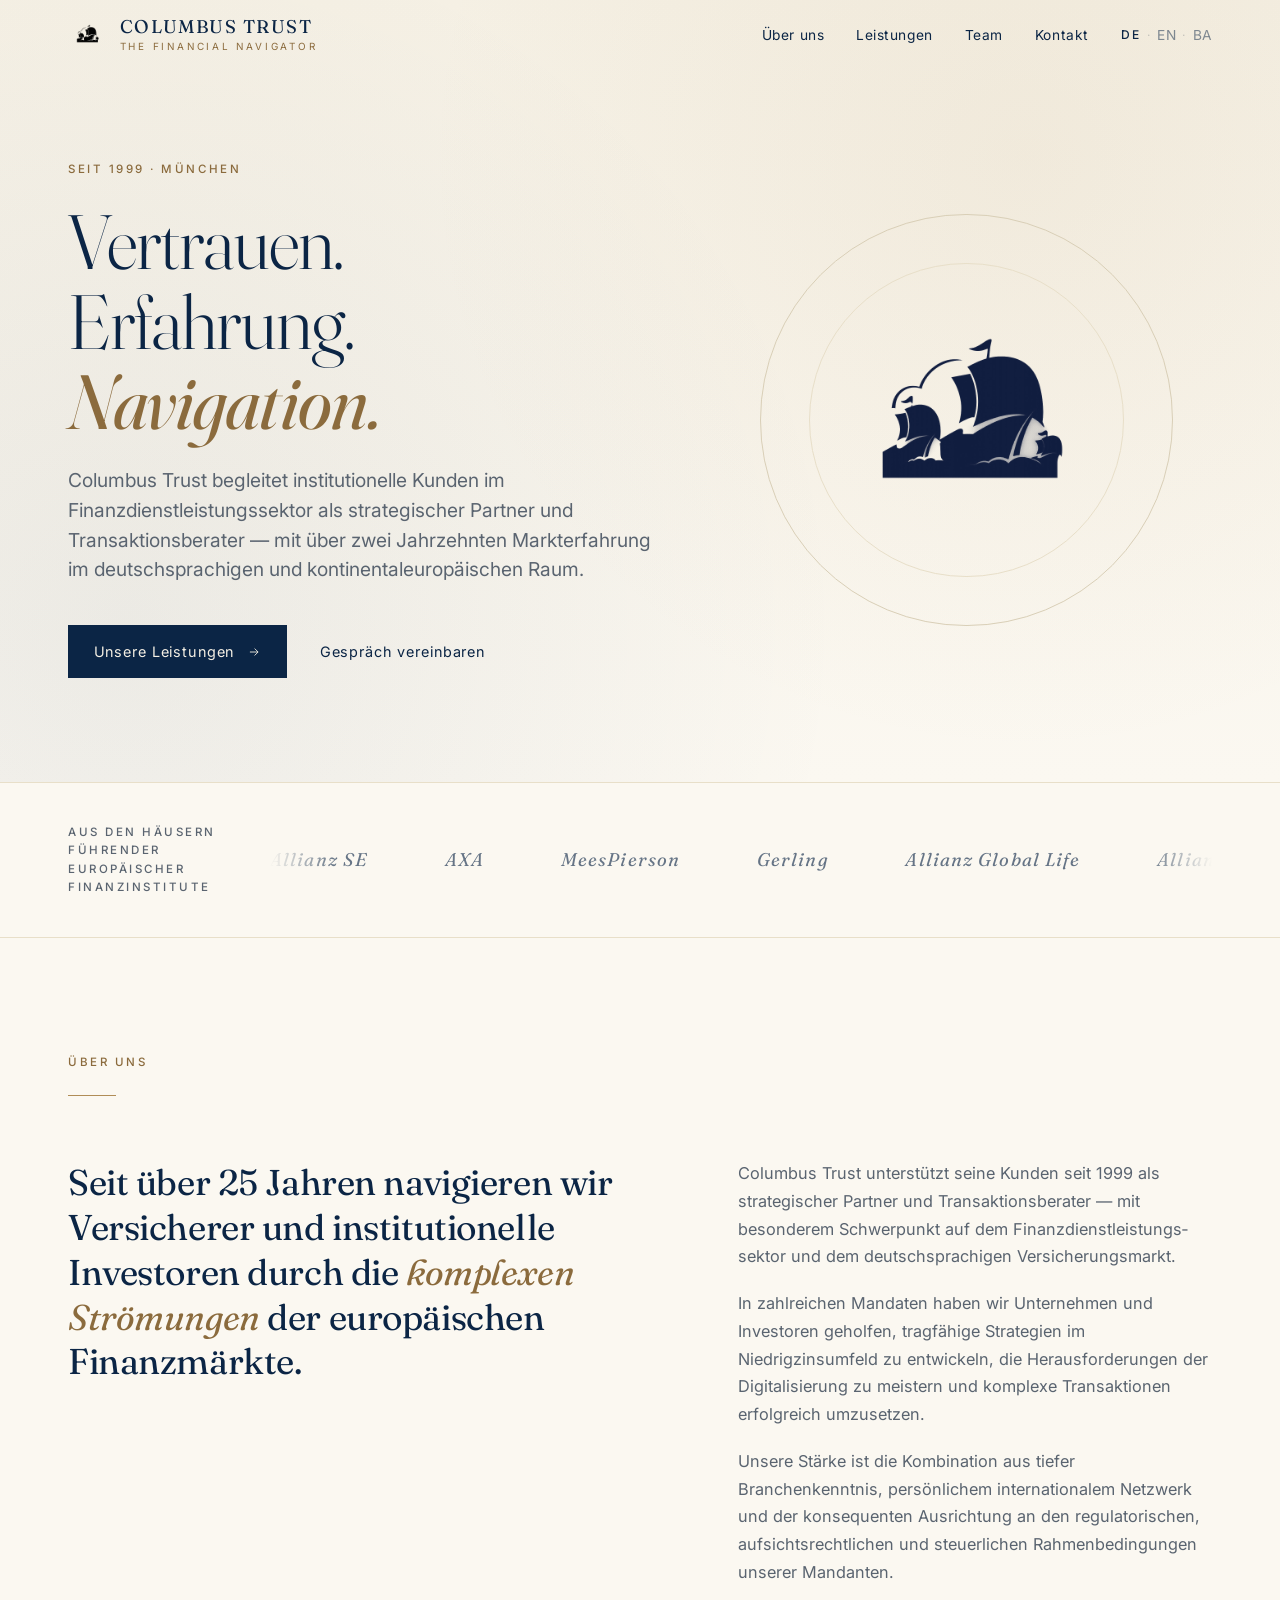
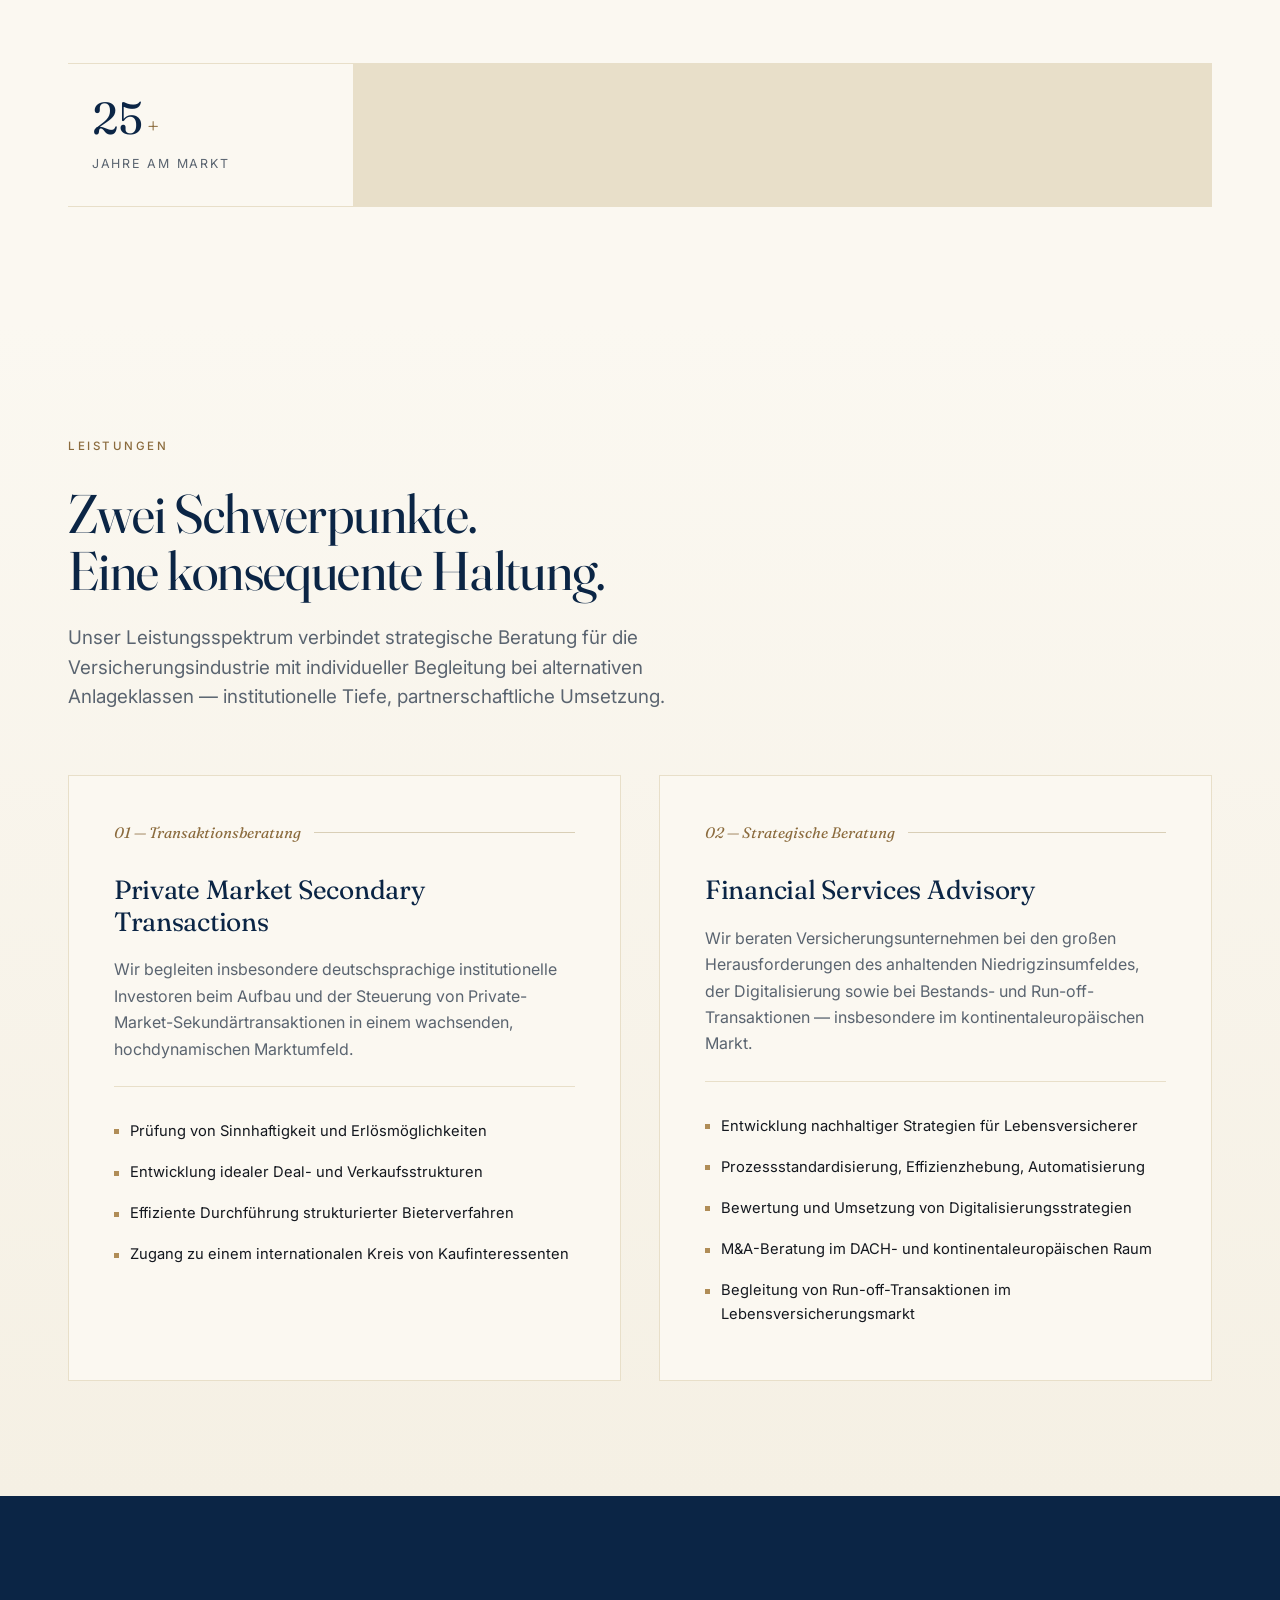
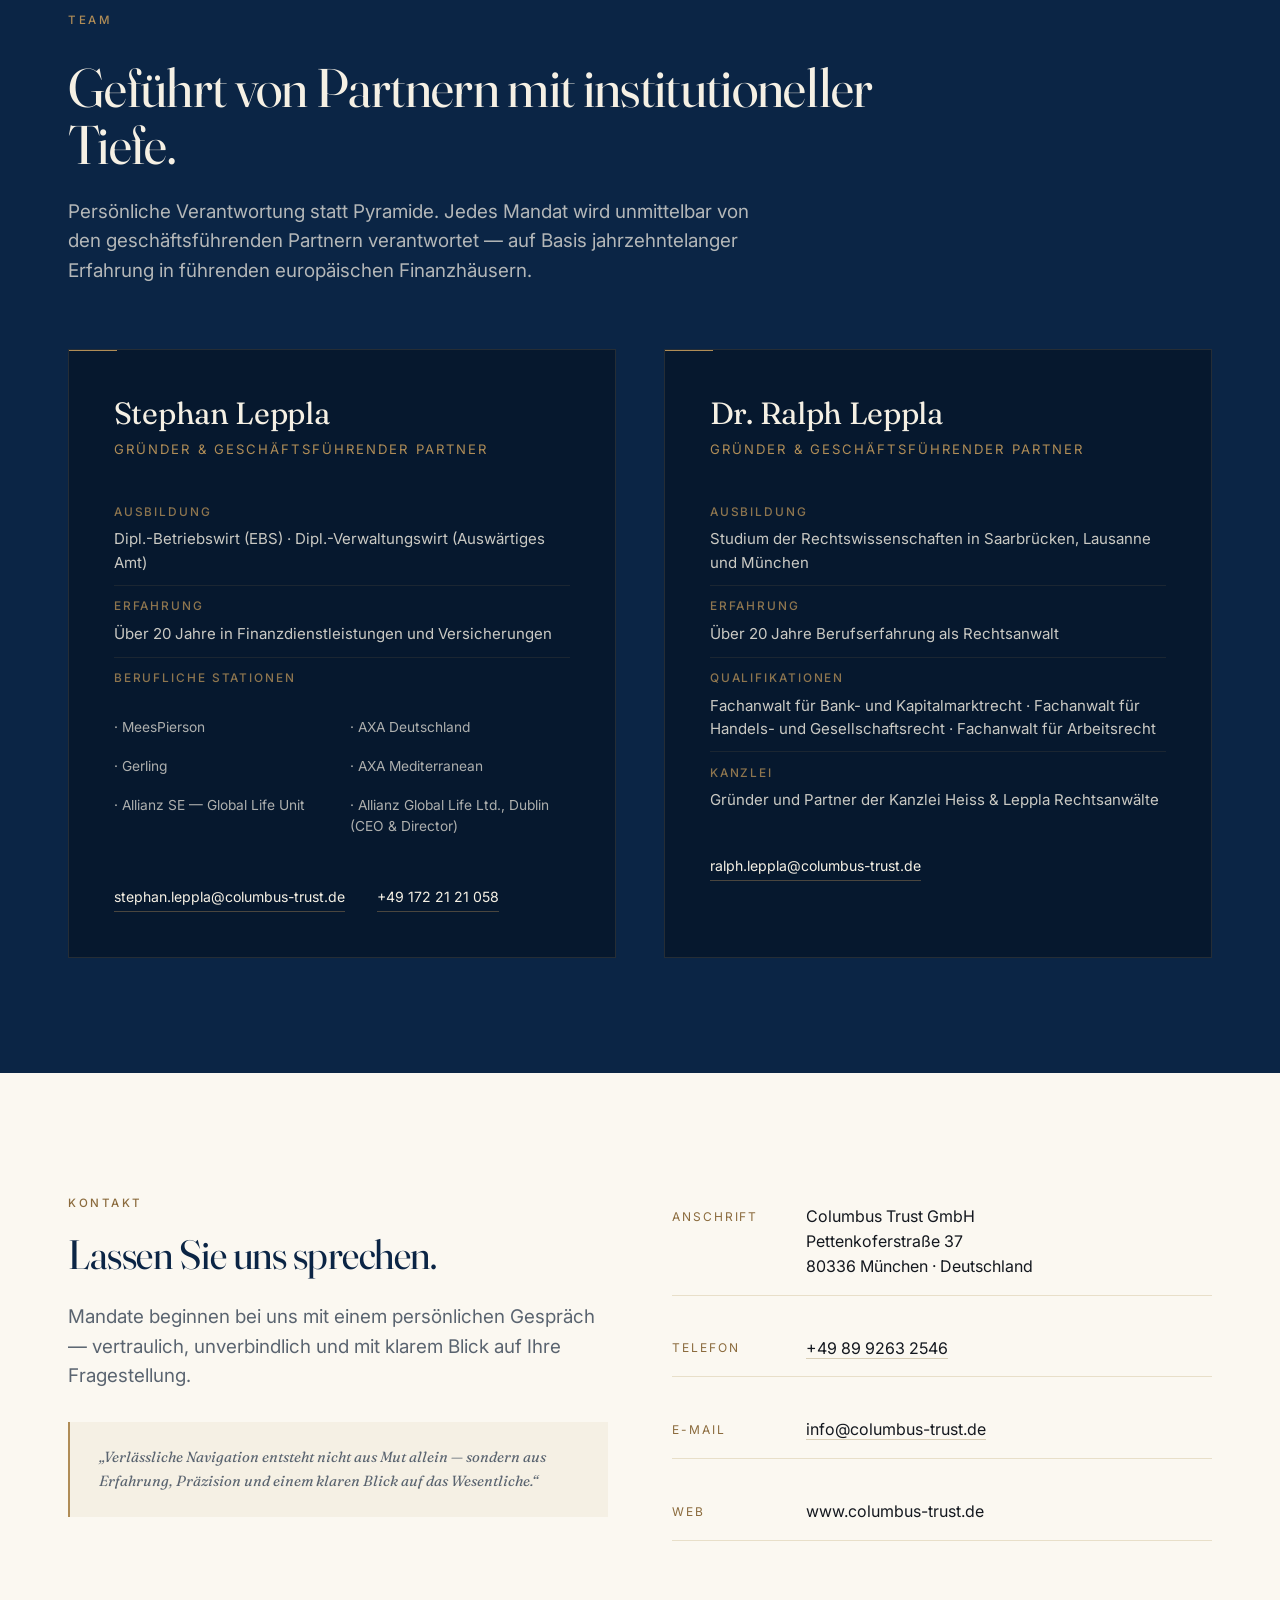
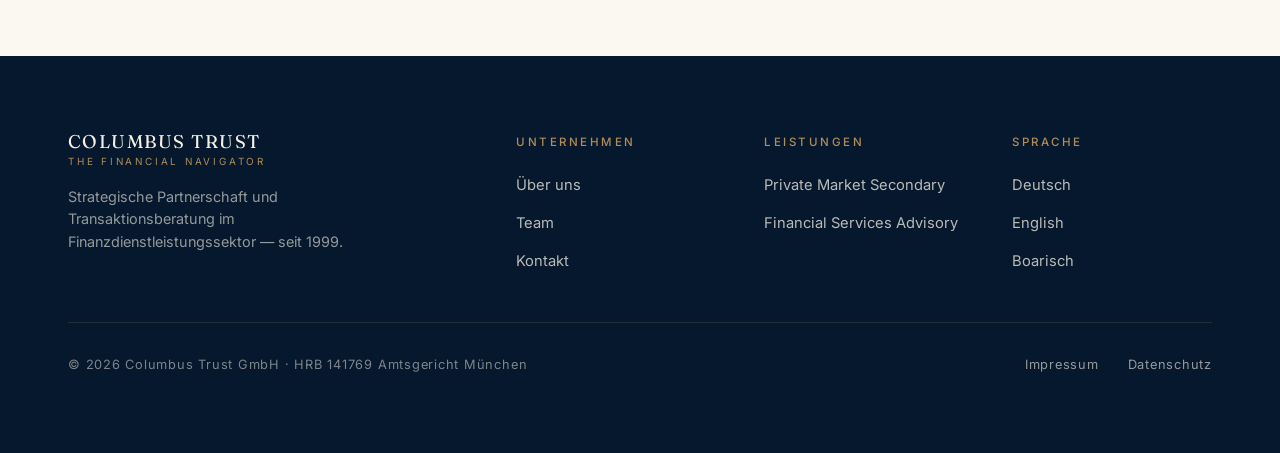
<file: index.html>
<!DOCTYPE html>
<html lang="de">
<head>
  <meta charset="UTF-8" />
  <meta name="viewport" content="width=device-width, initial-scale=1.0" />
  <title>Columbus Trust — The Financial Navigator</title>
  <meta name="description" content="Columbus Trust GmbH — Strategische Partnerschaft und Transaktionsberatung für den Finanzdienstleistungssektor seit 1999. München." />
  <meta name="theme-color" content="#0B2545" />

  <link rel="preconnect" href="https://fonts.googleapis.com" />
  <link rel="preconnect" href="https://fonts.gstatic.com" crossorigin />
  <link href="https://fonts.googleapis.com/css2?family=Fraunces:ital,opsz,wght@0,9..144,300;0,9..144,400;0,9..144,500;1,9..144,400&family=Inter:wght@300;400;500;600&display=swap" rel="stylesheet" />

  <link rel="icon" type="image/png" href="assets/logo.png" />
  <link rel="stylesheet" href="styles.css" />
</head>
<body>

  <!-- HEADER -->
  <header class="site-header" id="siteHeader">
    <div class="container nav">
      <a href="#top" class="brand" aria-label="Columbus Trust — Startseite">
        <span class="brand-mark"><img src="assets/logo.png" alt="" /></span>
        <span class="brand-text">
          <span class="brand-name">Columbus Trust</span>
          <span class="brand-tag">The Financial Navigator</span>
        </span>
      </a>

      <nav aria-label="Hauptnavigation">
        <ul class="nav-links">
          <li><a href="#about">Über uns</a></li>
          <li><a href="#services">Leistungen</a></li>
          <li><a href="#team">Team</a></li>
          <li><a href="#contact">Kontakt</a></li>
          <li class="lang-switch">
            <span class="active">DE</span>
            <span class="sep">·</span>
            <a href="en.html">EN</a>
            <span class="sep">·</span>
            <a href="ba.html" title="Boarisch">BA</a>
          </li>
        </ul>
      </nav>

      <button class="nav-toggle" aria-label="Menü öffnen" id="navToggle">
        <span></span><span></span><span></span>
      </button>
    </div>
  </header>

  <main id="top">

    <!-- HERO -->
    <section class="hero">
      <div class="container hero-inner">
        <div class="hero-text reveal">
          <div class="eyebrow">Seit 1999 · München</div>
          <h1 class="hero-title display">
            <span class="hero-title-line">Vertrauen.</span>
            <span class="hero-title-line">Erfahrung.</span>
            <span class="hero-title-line"><em>Navigation.</em></span>
          </h1>
          <p class="hero-lead">
            Columbus Trust begleitet institutionelle Kunden im Finanzdienstleistungssektor als strategischer Partner und Transaktionsberater — mit über zwei Jahrzehnten Markterfahrung im deutschsprachigen und kontinentaleuropäischen Raum.
          </p>
          <div>
            <a href="#services" class="hero-cta">Unsere Leistungen
              <svg width="14" height="14" viewBox="0 0 24 24" fill="none" stroke="currentColor" stroke-width="1.5"><path d="M5 12h14M13 6l6 6-6 6"/></svg>
            </a>
            <a href="#contact" class="hero-cta-secondary">Gespräch vereinbaren</a>
          </div>
        </div>

        <div class="hero-mark reveal" aria-hidden="true">
          <img src="assets/logo.png" alt="" />
        </div>
      </div>
    </section>

    <!-- CREDIBILITY -->
    <section class="credibility">
      <div class="container">
        <div class="credibility-label">Aus den Häusern führender europäischer Finanzinstitute</div>
        <div class="credibility-logos">
          <div class="marquee-track">
            <span>Allianz SE</span>
            <span>AXA</span>
            <span>MeesPierson</span>
            <span>Gerling</span>
            <span>Allianz Global Life</span>
            <span aria-hidden="true">Allianz SE</span>
            <span aria-hidden="true">AXA</span>
            <span aria-hidden="true">MeesPierson</span>
            <span aria-hidden="true">Gerling</span>
            <span aria-hidden="true">Allianz Global Life</span>
          </div>
        </div>
      </div>
    </section>

    <!-- ABOUT -->
    <section class="about" id="about">
      <div class="container">
        <div class="section-head reveal">
          <span class="eyebrow">Über uns</span>
          <span class="divider"></span>
        </div>

        <div class="about-grid">
          <p class="about-statement reveal">
            Seit über 25 Jahren navigieren wir Versicherer und institutionelle Investoren durch die <em>komplexen Strömungen</em> der europäischen Finanzmärkte.
          </p>

          <div class="about-body reveal">
            <p>
              Columbus Trust unterstützt seine Kunden seit 1999 als strategischer Partner und Transaktionsberater — mit besonderem Schwerpunkt auf dem Finanzdienstleistungs­sektor und dem deutschsprachigen Versicherungs­markt.
            </p>
            <p>
              In zahlreichen Mandaten haben wir Unternehmen und Investoren geholfen, tragfähige Strategien im Niedrigzinsumfeld zu entwickeln, die Herausforderungen der Digitalisierung zu meistern und komplexe Transaktionen erfolgreich umzusetzen.
            </p>
            <p>
              Unsere Stärke ist die Kombination aus tiefer Branchenkenntnis, persönlichem internationalem Netzwerk und der konsequenten Ausrichtung an den regulatorischen, aufsichtsrechtlichen und steuerlichen Rahmenbedingungen unserer Mandanten.
            </p>
          </div>
        </div>

        <div class="stats">
          <div class="stat" data-animate="count-up" data-target="25">
            <div class="stat-num"><span class="stat-value">0</span><small>+</small></div>
            <div class="stat-label">Jahre am Markt</div>
          </div>
          <div class="stat" data-animate="count-down" data-target="1999" data-from="2026">
            <div class="stat-num"><span class="stat-value">2026</span></div>
            <div class="stat-label">Gegründet in München</div>
          </div>
          <div class="stat" data-animate="fade">
            <div class="stat-num">DACH</div>
            <div class="stat-label">Kernmarkt &amp; Netzwerk</div>
          </div>
          <div class="stat" data-animate="fade">
            <div class="stat-num">M&amp;A</div>
            <div class="stat-label">Financial Services Fokus</div>
          </div>
        </div>
      </div>
    </section>

    <!-- SERVICES -->
    <section class="services" id="services">
      <div class="container">
        <div class="section-head reveal">
          <span class="eyebrow">Leistungen</span>
          <h2 class="display">Zwei Schwerpunkte.<br /> Eine konsequente Haltung.</h2>
          <p class="lead">
            Unser Leistungsspektrum verbindet strategische Beratung für die Versicherungsindustrie mit individueller Begleitung bei alternativen Anlageklassen — institutionelle Tiefe, partnerschaftliche Umsetzung.
          </p>
        </div>

        <div class="service-grid" data-stagger="220" data-stagger-child="110">
          <article class="service-card stagger-item">
            <div class="service-num stagger-child">01 — Transaktionsberatung</div>
            <h3 class="stagger-child">Private Market Secondary Transactions</h3>
            <p class="stagger-child">
              Wir begleiten insbesondere deutschsprachige institutionelle Investoren beim Aufbau und der Steuerung von Private-Market-Sekundärtransaktionen in einem wachsenden, hochdynamischen Marktumfeld.
            </p>
            <ul class="service-list stagger-child">
              <li>Prüfung von Sinnhaftigkeit und Erlösmöglichkeiten</li>
              <li>Entwicklung idealer Deal- und Verkaufsstrukturen</li>
              <li>Effiziente Durchführung strukturierter Bieterverfahren</li>
              <li>Zugang zu einem internationalen Kreis von Kaufinteressenten</li>
            </ul>
          </article>

          <article class="service-card stagger-item">
            <div class="service-num stagger-child">02 — Strategische Beratung</div>
            <h3 class="stagger-child">Financial Services Advisory</h3>
            <p class="stagger-child">
              Wir beraten Versicherungsunternehmen bei den großen Herausforderungen des anhaltenden Niedrigzinsumfeldes, der Digitalisierung sowie bei Bestands- und Run-off-Transaktionen — insbesondere im kontinentaleuropäischen Markt.
            </p>
            <ul class="service-list stagger-child">
              <li>Entwicklung nachhaltiger Strategien für Lebensversicherer</li>
              <li>Prozessstandardisierung, Effizienzhebung, Automatisierung</li>
              <li>Bewertung und Umsetzung von Digitalisierungs­strategien</li>
              <li>M&amp;A-Beratung im DACH- und kontinental­europäischen Raum</li>
              <li>Begleitung von Run-off-Transaktionen im Lebensversicherungs­markt</li>
            </ul>
          </article>
        </div>
      </div>
    </section>

    <!-- TEAM -->
    <section class="team" id="team">
      <div class="container">
        <div class="section-head reveal">
          <span class="eyebrow" style="color: var(--brass);">Team</span>
          <h2 class="display">Geführt von Partnern mit institutioneller Tiefe.</h2>
          <p class="lead" style="color: rgba(245, 240, 228, 0.72);">
            Persönliche Verantwortung statt Pyramide. Jedes Mandat wird unmittelbar von den geschäftsführenden Partnern verantwortet — auf Basis jahrzehntelanger Erfahrung in führenden europäischen Finanzhäusern.
          </p>
        </div>

        <div class="team-grid" data-stagger="260" data-stagger-child="100">

          <article class="partner-card stagger-item">
            <h3 class="partner-name stagger-child">Stephan Leppla</h3>
            <div class="partner-role stagger-child">Gründer &amp; Geschäftsführender Partner</div>

            <ul class="partner-bio stagger-child">
              <li>
                <strong>Ausbildung</strong>
                Dipl.-Betriebswirt (EBS) · Dipl.-Verwaltungswirt (Auswärtiges Amt)
              </li>
              <li>
                <strong>Erfahrung</strong>
                Über 20 Jahre in Finanzdienstleistungen und Versicherungen
              </li>
              <li>
                <strong>Berufliche Stationen</strong>
                <div class="partner-history">
                  <span>· MeesPierson</span>
                  <span>· AXA Deutschland</span>
                  <span>· Gerling</span>
                  <span>· AXA Mediterranean</span>
                  <span>· Allianz SE — Global Life Unit</span>
                  <span>· Allianz Global Life Ltd., Dublin (CEO &amp; Director)</span>
                </div>
              </li>
            </ul>

            <div class="partner-contact stagger-child">
              <a href="mailto:stephan.leppla@columbus-trust.de">stephan.leppla@columbus-trust.de</a>
              <a href="tel:+491722121058">+49 172 21 21 058</a>
            </div>
          </article>

          <article class="partner-card stagger-item">
            <h3 class="partner-name stagger-child">Dr. Ralph Leppla</h3>
            <div class="partner-role stagger-child">Gründer &amp; Geschäftsführender Partner</div>

            <ul class="partner-bio stagger-child">
              <li>
                <strong>Ausbildung</strong>
                Studium der Rechtswissenschaften in Saarbrücken, Lausanne und München
              </li>
              <li>
                <strong>Erfahrung</strong>
                Über 20 Jahre Berufserfahrung als Rechtsanwalt
              </li>
              <li>
                <strong>Qualifikationen</strong>
                Fachanwalt für Bank- und Kapitalmarktrecht · Fachanwalt für Handels- und Gesellschaftsrecht · Fachanwalt für Arbeitsrecht
              </li>
              <li>
                <strong>Kanzlei</strong>
                Gründer und Partner der Kanzlei Heiss &amp; Leppla Rechtsanwälte
              </li>
            </ul>

            <div class="partner-contact stagger-child">
              <a href="mailto:ralph.leppla@columbus-trust.de">ralph.leppla@columbus-trust.de</a>
            </div>
          </article>

        </div>
      </div>
    </section>

    <!-- CONTACT -->
    <section class="contact" id="contact">
      <div class="container">
        <div class="contact-grid">

          <div class="contact-block reveal">
            <span class="eyebrow">Kontakt</span>
            <h3 class="display" style="margin-top: 1rem;">Lassen Sie uns sprechen.</h3>
            <p class="lead" style="margin-top: 1.2rem;">
              Mandate beginnen bei uns mit einem persönlichen Gespräch — vertraulich, unverbindlich und mit klarem Blick auf Ihre Fragestellung.
            </p>
            <div class="contact-note" style="margin-top: 2rem;">
              „Verlässliche Navigation entsteht nicht aus Mut allein — sondern aus Erfahrung, Präzision und einem klaren Blick auf das Wesentliche.“
            </div>
          </div>

          <div class="contact-info reveal">
            <div class="contact-row">
              <span class="label">Anschrift</span>
              <span class="value">
                Columbus Trust GmbH<br />
                Pettenkoferstraße 37<br />
                80336 München · Deutschland
              </span>
            </div>
            <div class="contact-row">
              <span class="label">Telefon</span>
              <span class="value"><a href="tel:+498992632546">+49 89 9263 2546</a></span>
            </div>
            <div class="contact-row">
              <span class="label">E-Mail</span>
              <span class="value"><a href="mailto:info@columbus-trust.de">info@columbus-trust.de</a></span>
            </div>
            <div class="contact-row">
              <span class="label">Web</span>
              <span class="value">www.columbus-trust.de</span>
            </div>
          </div>

        </div>
      </div>
    </section>

  </main>

  <!-- FOOTER -->
  <footer class="site-footer">
    <div class="container">
      <div class="footer-grid">
        <div class="footer-brand">
          <div class="brand-text">
            <span class="brand-name">Columbus Trust</span>
            <span class="brand-tag">The Financial Navigator</span>
          </div>
          <p>Strategische Partnerschaft und Transaktionsberatung im Finanzdienstleistungs­sektor — seit 1999.</p>
        </div>

        <div class="footer-col">
          <h5>Unternehmen</h5>
          <ul>
            <li><a href="#about">Über uns</a></li>
            <li><a href="#team">Team</a></li>
            <li><a href="#contact">Kontakt</a></li>
          </ul>
        </div>

        <div class="footer-col">
          <h5>Leistungen</h5>
          <ul>
            <li><a href="#services">Private Market Secondary</a></li>
            <li><a href="#services">Financial Services Advisory</a></li>
          </ul>
        </div>

        <div class="footer-col">
          <h5>Sprache</h5>
          <ul>
            <li><a href="index.html">Deutsch</a></li>
            <li><a href="en.html">English</a></li>
            <li><a href="ba.html">Boarisch</a></li>
          </ul>
        </div>
      </div>

      <div class="footer-bottom">
        <div>© <span id="year"></span> Columbus Trust GmbH · HRB 141769 Amtsgericht München</div>
        <div class="legal">
          <a href="impressum.html">Impressum</a>
          <a href="datenschutz.html">Datenschutz</a>
        </div>
      </div>
    </div>
  </footer>

  <script>
    // Sticky header on scroll
    const header = document.getElementById('siteHeader');
    const onScroll = () => header.classList.toggle('is-scrolled', window.scrollY > 12);
    window.addEventListener('scroll', onScroll, { passive: true });
    onScroll();

    // Mobile nav toggle
    const navToggle = document.getElementById('navToggle');
    navToggle?.addEventListener('click', () => {
      document.body.classList.toggle('nav-mobile-open');
    });
    document.querySelectorAll('.nav-links a').forEach(link => {
      link.addEventListener('click', () => document.body.classList.remove('nav-mobile-open'));
    });

    // Reveal animations
    const observer = new IntersectionObserver((entries) => {
      entries.forEach(entry => {
        if (entry.isIntersecting) {
          entry.target.classList.add('is-visible');
          observer.unobserve(entry.target);
        }
      });
    }, { threshold: 0.12, rootMargin: '0px 0px -40px 0px' });
    document.querySelectorAll('.reveal').forEach(el => observer.observe(el));

    // Year
    document.getElementById('year').textContent = new Date().getFullYear();

    // Sequential stat counters
    (function() {
      const section = document.querySelector('.stats');
      if (!section) return;

      const easeOutCubic = t => 1 - Math.pow(1 - t, 3);

      const animateNumber = (el, from, to, duration) => {
        const start = performance.now();
        const tick = (now) => {
          const t = Math.min((now - start) / duration, 1);
          el.textContent = Math.round(from + (to - from) * easeOutCubic(t));
          if (t < 1) requestAnimationFrame(tick);
          else el.textContent = to;
        };
        requestAnimationFrame(tick);
      };

      const runSequence = () => {
        const stats = section.querySelectorAll('.stat');
        let delay = 0;
        stats.forEach((stat) => {
          const type = stat.dataset.animate;
          setTimeout(() => {
            stat.classList.add('is-visible');
            if (type === 'count-up') {
              const target = parseInt(stat.dataset.target, 10);
              animateNumber(stat.querySelector('.stat-value'), 0, target, 1200);
            } else if (type === 'count-down') {
              const target = parseInt(stat.dataset.target, 10);
              const from = parseInt(stat.dataset.from, 10) || new Date().getFullYear();
              animateNumber(stat.querySelector('.stat-value'), from, target, 2400);
            }
          }, delay);
          if (type === 'count-up') delay += 1100;
          else if (type === 'count-down') delay += 2300;
          else delay += 280;
        });
      };

      const obs = new IntersectionObserver((entries) => {
        entries.forEach((e) => {
          if (e.isIntersecting) {
            runSequence();
            obs.unobserve(e.target);
          }
        });
      }, { threshold: 0.35 });
      obs.observe(section);
    })();

    // Hero title — line-by-line reveal on first paint
    requestAnimationFrame(() => {
      document.querySelectorAll('.hero-title-line').forEach((line, i) => {
        setTimeout(() => line.classList.add('is-visible'), 80 + i * 160);
      });
    });

    // Generic stagger reveal — cards in a group enter sequentially,
    // and each card's children cascade in after it
    (function() {
      const groups = document.querySelectorAll('[data-stagger]');
      if (!groups.length) return;
      const obs = new IntersectionObserver((entries) => {
        entries.forEach((entry) => {
          if (!entry.isIntersecting) return;
          const group = entry.target;
          const itemStep = parseInt(group.dataset.stagger, 10) || 200;
          const childStep = parseInt(group.dataset.staggerChild || '0', 10);
          const items = group.querySelectorAll(':scope > .stagger-item');
          items.forEach((item, i) => {
            setTimeout(() => {
              item.classList.add('is-visible');
              if (childStep > 0) {
                item.querySelectorAll('.stagger-child').forEach((c, j) => {
                  setTimeout(() => c.classList.add('is-visible'), j * childStep);
                });
              }
            }, i * itemStep);
          });
          obs.unobserve(group);
        });
      }, { threshold: 0.18, rootMargin: '0px 0px -40px 0px' });
      groups.forEach((g) => obs.observe(g));
    })();
  </script>
</body>
</html>
</file>
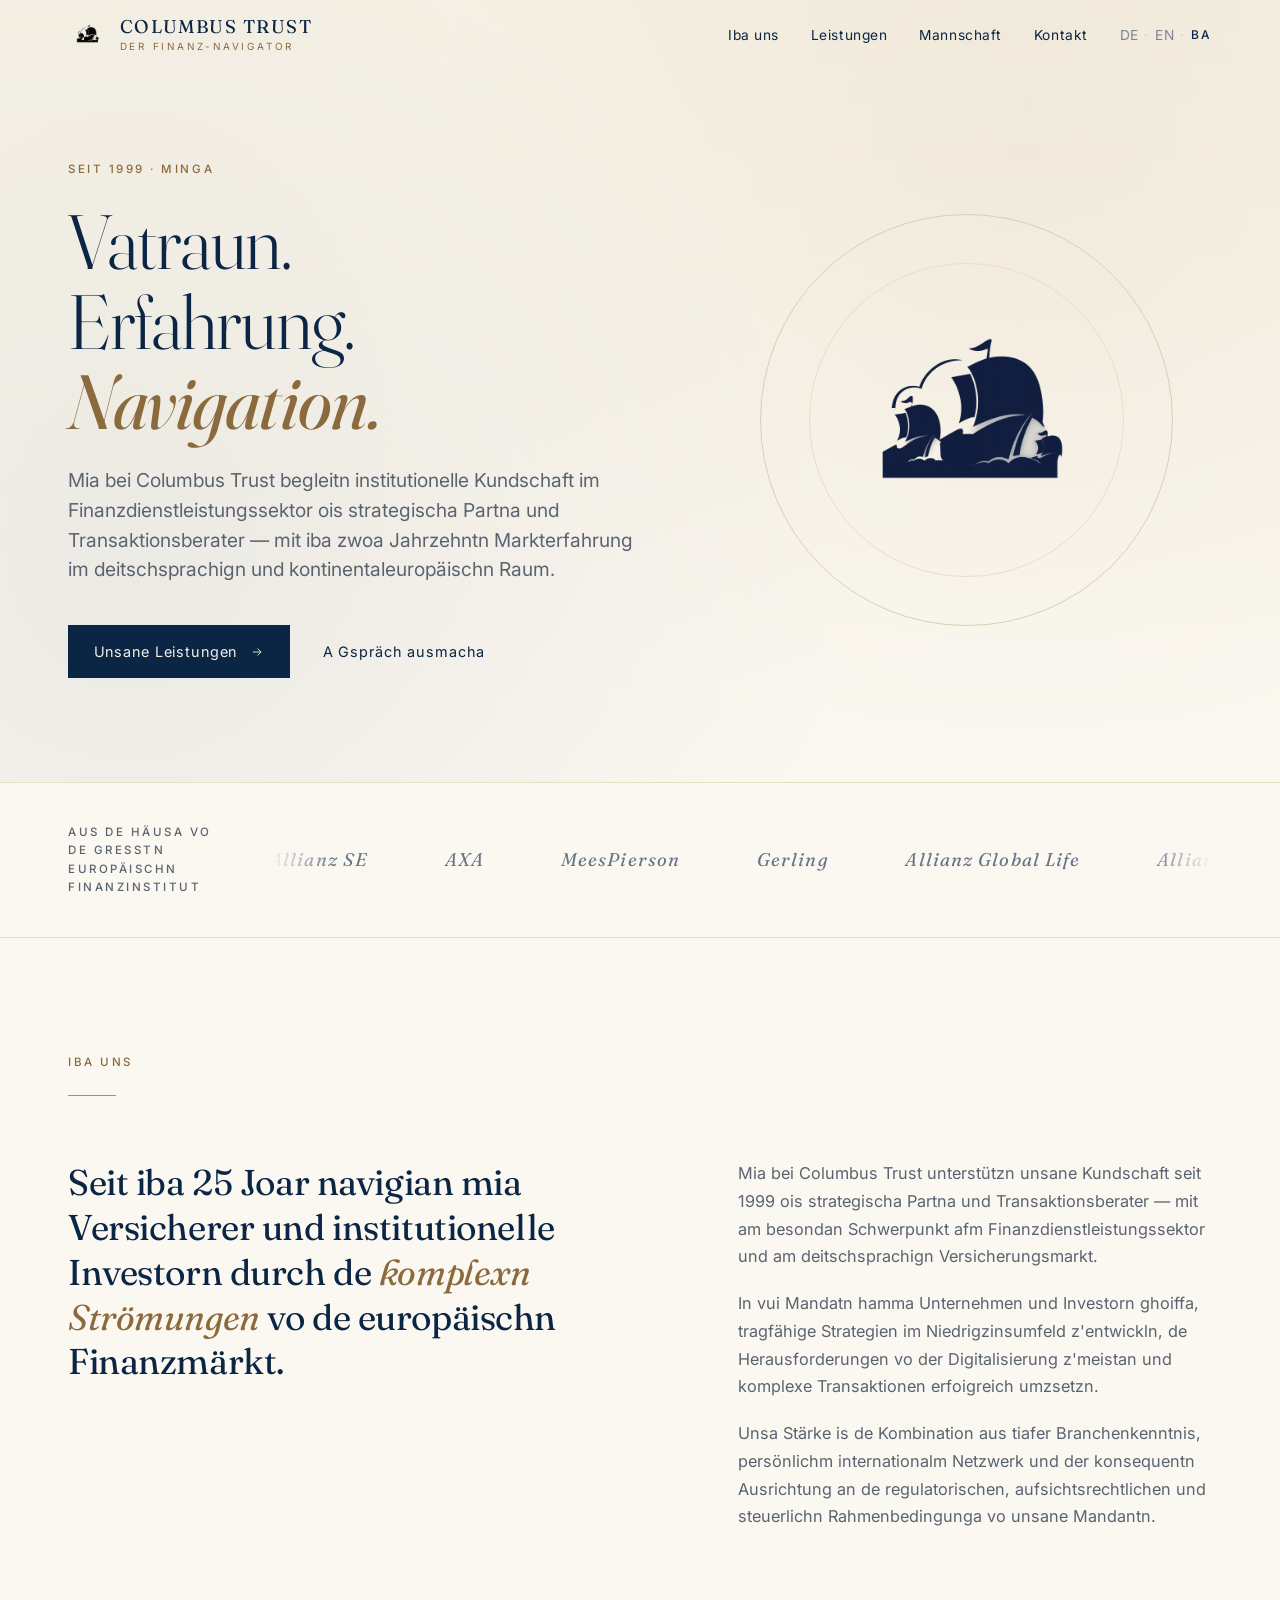
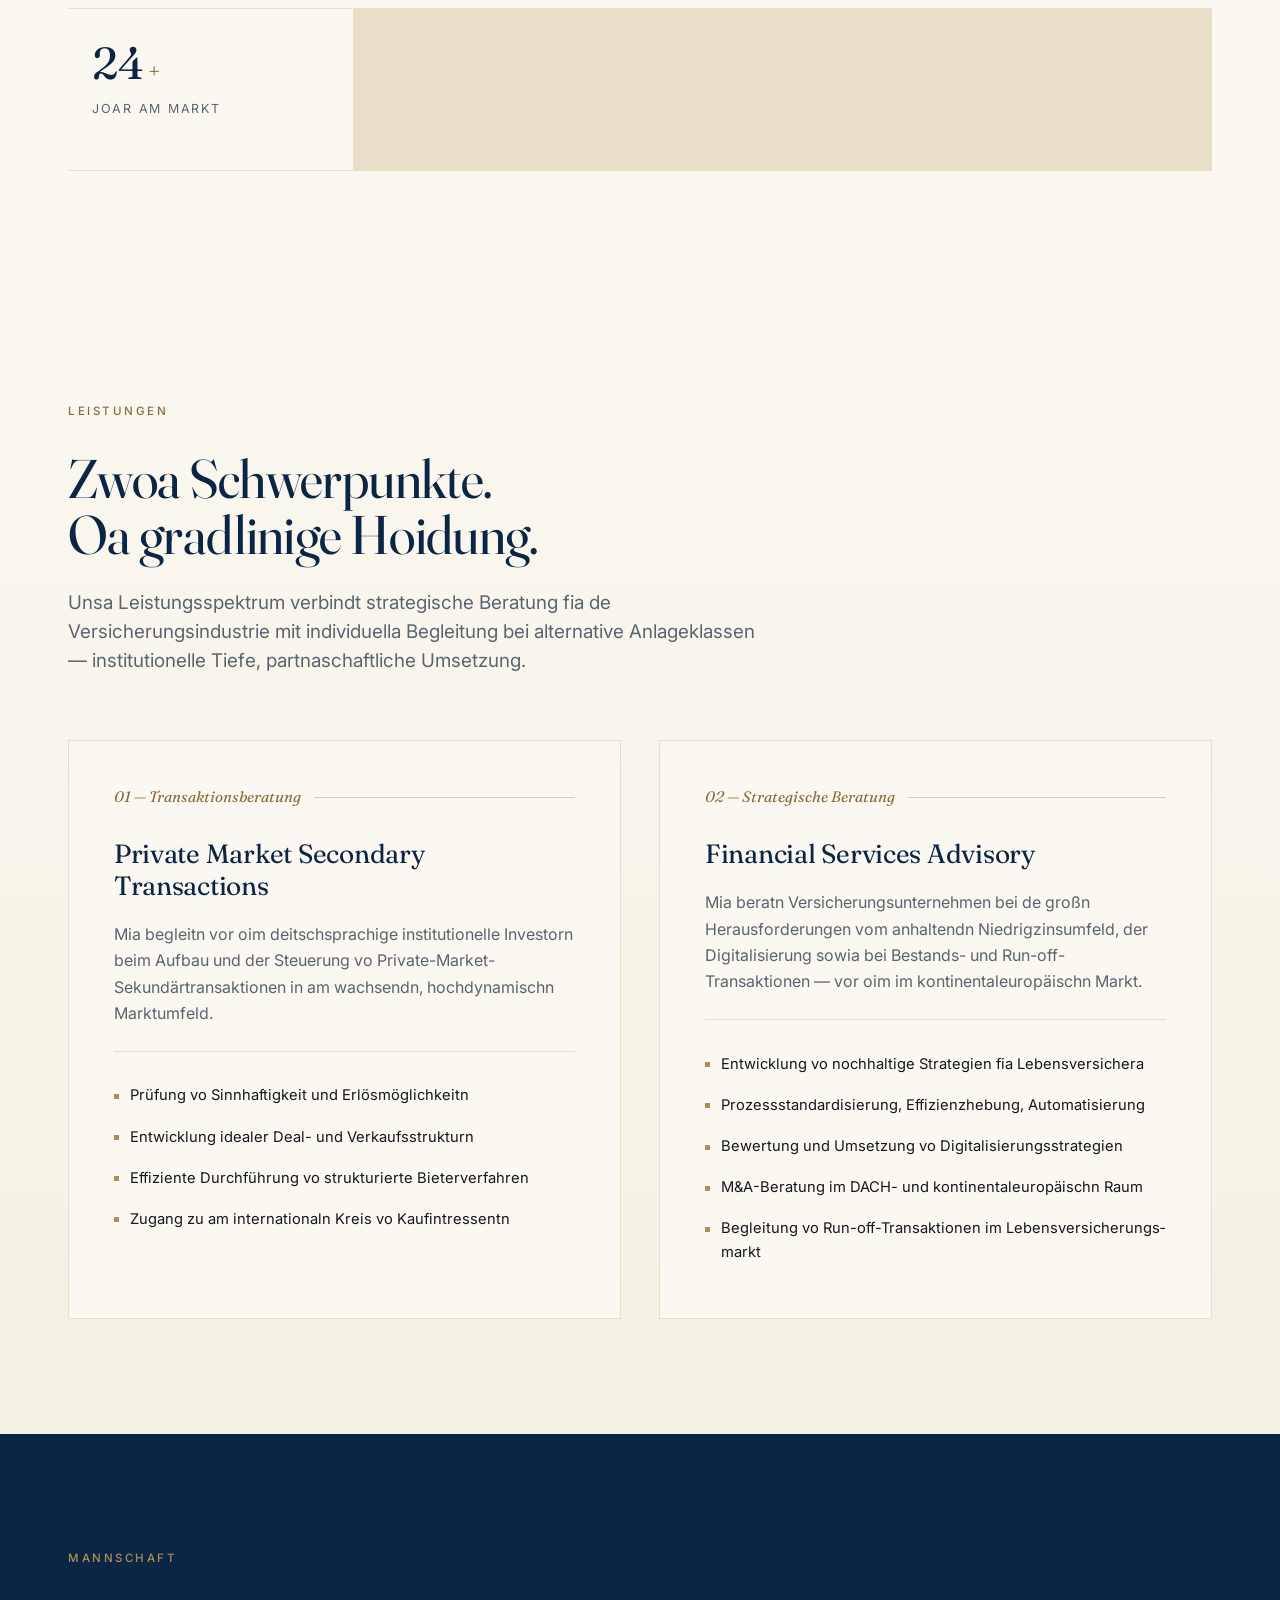
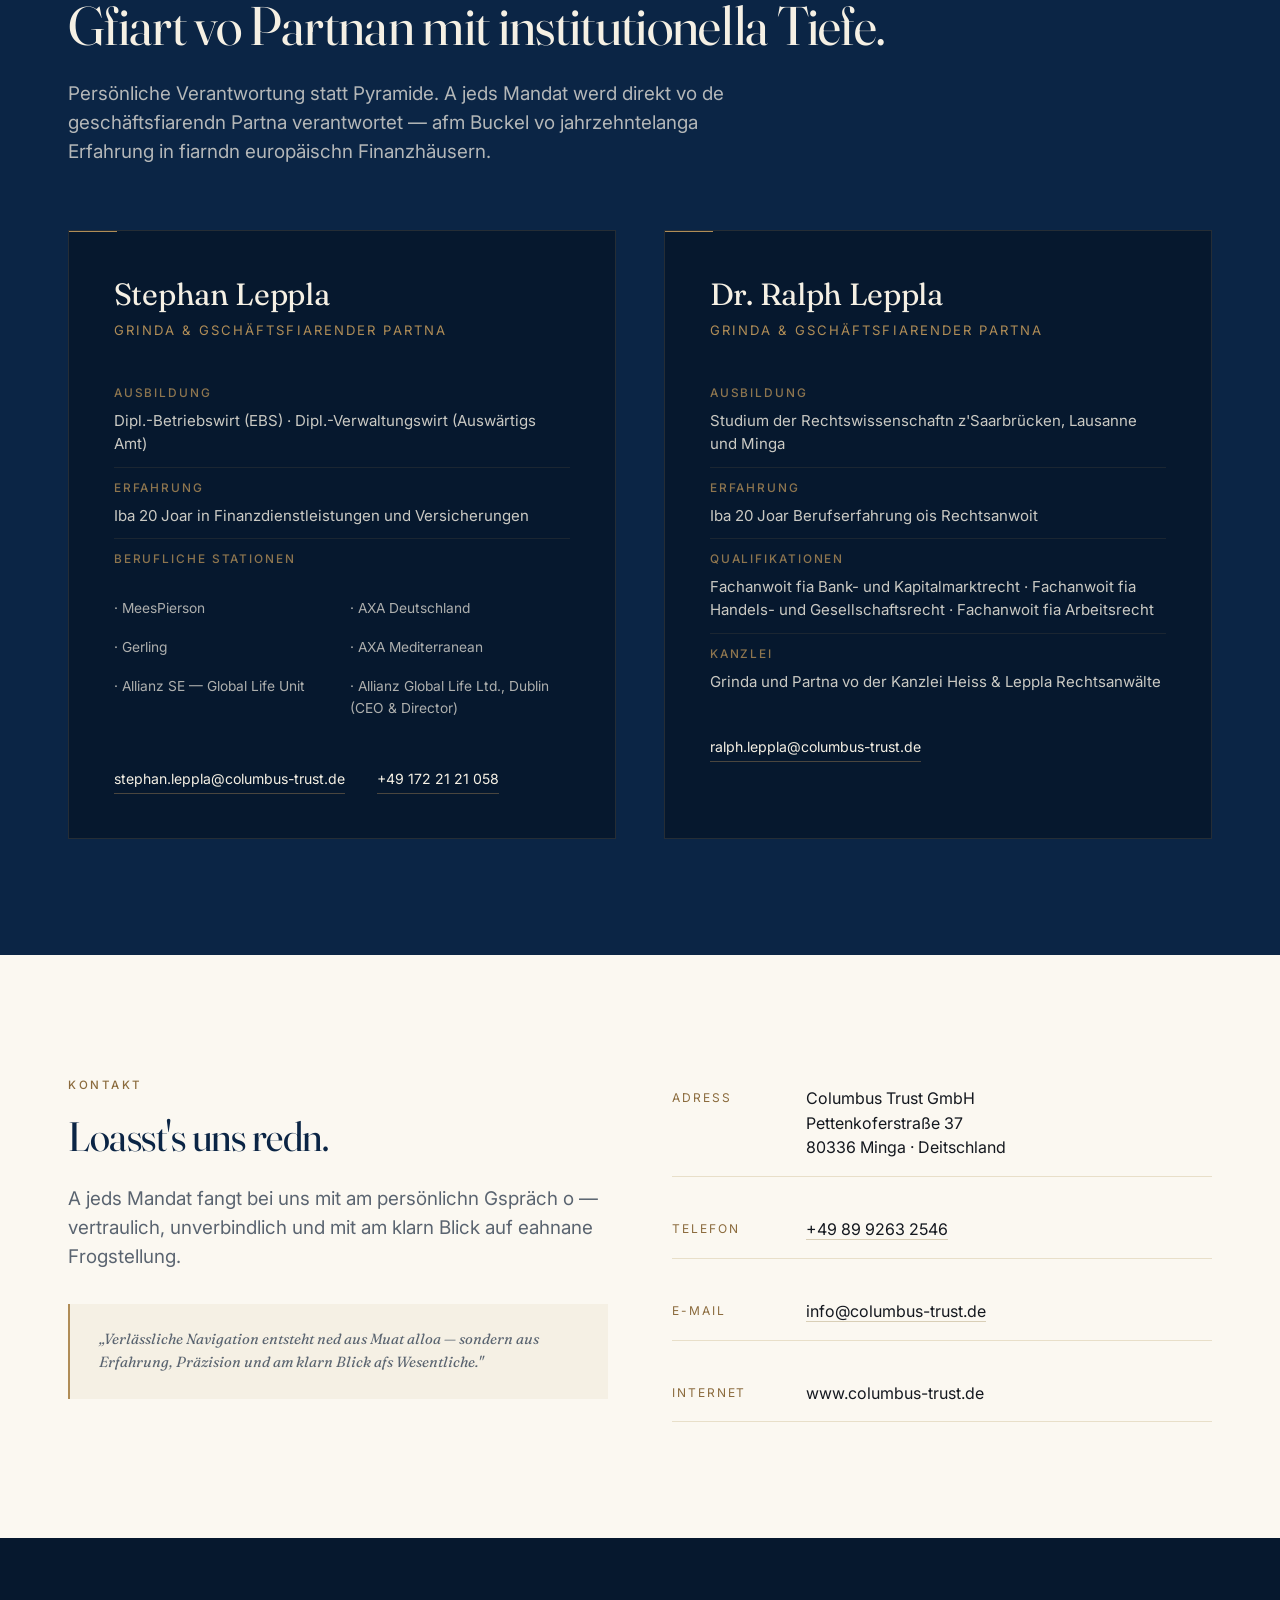
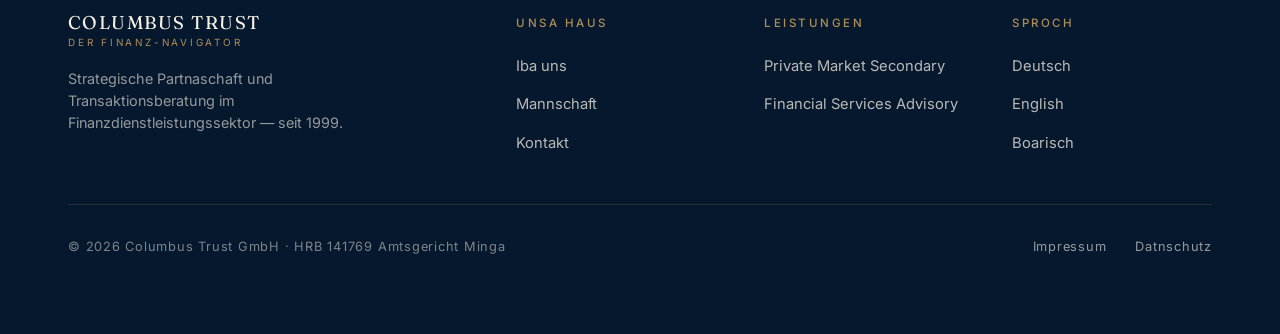
<file: ba.html>
<!DOCTYPE html>
<html lang="de-BY">
<head>
  <meta charset="UTF-8" />
  <meta name="viewport" content="width=device-width, initial-scale=1.0" />
  <title>Columbus Trust — Mia navigian's</title>
  <meta name="description" content="Columbus Trust GmbH — Strategischa Partna und Transaktionsberater fia de Finanzdienstleistungsbranche seit 1999. Minga." />
  <meta name="theme-color" content="#0B2545" />

  <link rel="preconnect" href="https://fonts.googleapis.com" />
  <link rel="preconnect" href="https://fonts.gstatic.com" crossorigin />
  <link href="https://fonts.googleapis.com/css2?family=Fraunces:ital,opsz,wght@0,9..144,300;0,9..144,400;0,9..144,500;1,9..144,400&family=Inter:wght@300;400;500;600&display=swap" rel="stylesheet" />

  <link rel="icon" type="image/png" href="assets/logo.png" />
  <link rel="stylesheet" href="styles.css" />
</head>
<body>

  <header class="site-header" id="siteHeader">
    <div class="container nav">
      <a href="#top" class="brand" aria-label="Columbus Trust — Hoamseitn">
        <span class="brand-mark"><img src="assets/logo.png" alt="" /></span>
        <span class="brand-text">
          <span class="brand-name">Columbus Trust</span>
          <span class="brand-tag">Der Finanz-Navigator</span>
        </span>
      </a>

      <nav aria-label="Hauptnavigation">
        <ul class="nav-links">
          <li><a href="#about">Iba uns</a></li>
          <li><a href="#services">Leistungen</a></li>
          <li><a href="#team">Mannschaft</a></li>
          <li><a href="#contact">Kontakt</a></li>
          <li class="lang-switch">
            <a href="index.html">DE</a>
            <span class="sep">·</span>
            <a href="en.html">EN</a>
            <span class="sep">·</span>
            <span class="active">BA</span>
          </li>
        </ul>
      </nav>

      <button class="nav-toggle" aria-label="Menü aufmacha" id="navToggle">
        <span></span><span></span><span></span>
      </button>
    </div>
  </header>

  <main id="top">

    <section class="hero">
      <div class="container hero-inner">
        <div class="hero-text reveal">
          <div class="eyebrow">Seit 1999 · Minga</div>
          <h1 class="hero-title display">
            <span class="hero-title-line">Vatraun.</span>
            <span class="hero-title-line">Erfahrung.</span>
            <span class="hero-title-line"><em>Navigation.</em></span>
          </h1>
          <p class="hero-lead">
            Mia bei Columbus Trust begleitn institutionelle Kundschaft im Finanzdienstleistungssektor ois strategischa Partna und Transaktionsberater — mit iba zwoa Jahrzehntn Markterfahrung im deitschsprachign und kontinentaleuropäischn Raum.
          </p>
          <div>
            <a href="#services" class="hero-cta">Unsane Leistungen
              <svg width="14" height="14" viewBox="0 0 24 24" fill="none" stroke="currentColor" stroke-width="1.5"><path d="M5 12h14M13 6l6 6-6 6"/></svg>
            </a>
            <a href="#contact" class="hero-cta-secondary">A Gspräch ausmacha</a>
          </div>
        </div>

        <div class="hero-mark reveal" aria-hidden="true">
          <img src="assets/logo.png" alt="" />
        </div>
      </div>
    </section>

    <section class="credibility">
      <div class="container">
        <div class="credibility-label">Aus de Häusa vo de greßtn europäischn Finanzinstitut</div>
        <div class="credibility-logos">
          <div class="marquee-track">
            <span>Allianz SE</span>
            <span>AXA</span>
            <span>MeesPierson</span>
            <span>Gerling</span>
            <span>Allianz Global Life</span>
            <span aria-hidden="true">Allianz SE</span>
            <span aria-hidden="true">AXA</span>
            <span aria-hidden="true">MeesPierson</span>
            <span aria-hidden="true">Gerling</span>
            <span aria-hidden="true">Allianz Global Life</span>
          </div>
        </div>
      </div>
    </section>

    <section class="about" id="about">
      <div class="container">
        <div class="section-head reveal">
          <span class="eyebrow">Iba uns</span>
          <span class="divider"></span>
        </div>

        <div class="about-grid">
          <p class="about-statement reveal">
            Seit iba 25 Joar navigian mia Versicherer und institutionelle Investorn durch de <em>komplexn Strömungen</em> vo de europäischn Finanzmärkt.
          </p>

          <div class="about-body reveal">
            <p>
              Mia bei Columbus Trust unterstützn unsane Kundschaft seit 1999 ois strategischa Partna und Transaktionsberater — mit am besondan Schwerpunkt afm Finanzdienstleistungs­sektor und am deitschsprachign Versicherungs­markt.
            </p>
            <p>
              In vui Mandatn hamma Unternehmen und Investorn ghoiffa, tragfähige Strategien im Niedrigzinsumfeld z'entwickln, de Herausforderungen vo der Digitalisierung z'meistan und komplexe Transaktionen erfoigreich umzsetzn.
            </p>
            <p>
              Unsa Stärke is de Kombination aus tiafer Branchenkenntnis, persönlichm internationalm Netzwerk und der konsequentn Ausrichtung an de regulatorischen, aufsichtsrechtlichen und steuerlichn Rahmenbedingunga vo unsane Mandantn.
            </p>
          </div>
        </div>

        <div class="stats">
          <div class="stat" data-animate="count-up" data-target="25">
            <div class="stat-num"><span class="stat-value">0</span><small>+</small></div>
            <div class="stat-label">Joar am Markt</div>
          </div>
          <div class="stat" data-animate="count-down" data-target="1999" data-from="2026">
            <div class="stat-num"><span class="stat-value">2026</span></div>
            <div class="stat-label">Grindt z'Minga</div>
          </div>
          <div class="stat" data-animate="fade">
            <div class="stat-num">DACH</div>
            <div class="stat-label">Hoamatmarkt &amp; Netzwerk</div>
          </div>
          <div class="stat" data-animate="fade">
            <div class="stat-num">M&amp;A</div>
            <div class="stat-label">Financial Services Schwerpunkt</div>
          </div>
        </div>
      </div>
    </section>

    <section class="services" id="services">
      <div class="container">
        <div class="section-head reveal">
          <span class="eyebrow">Leistungen</span>
          <h2 class="display">Zwoa Schwerpunkte.<br /> Oa gradlinige Hoidung.</h2>
          <p class="lead">
            Unsa Leistungsspektrum verbindt strategische Beratung fia de Versicherungsindustrie mit individuella Begleitung bei alternative Anlageklassen — institutionelle Tiefe, partnaschaftliche Umsetzung.
          </p>
        </div>

        <div class="service-grid" data-stagger="220" data-stagger-child="110">
          <article class="service-card stagger-item">
            <div class="service-num stagger-child">01 — Transaktionsberatung</div>
            <h3 class="stagger-child">Private Market Secondary Transactions</h3>
            <p class="stagger-child">
              Mia begleitn vor oim deitschsprachige institutionelle Investorn beim Aufbau und der Steuerung vo Private-Market-Sekundärtransaktionen in am wachsendn, hochdynamischn Marktumfeld.
            </p>
            <ul class="service-list stagger-child">
              <li>Prüfung vo Sinnhaftigkeit und Erlösmöglichkeitn</li>
              <li>Entwicklung idealer Deal- und Verkaufsstrukturn</li>
              <li>Effiziente Durchführung vo strukturierte Bieterverfahren</li>
              <li>Zugang zu am internationaln Kreis vo Kaufintressentn</li>
            </ul>
          </article>

          <article class="service-card stagger-item">
            <div class="service-num stagger-child">02 — Strategische Beratung</div>
            <h3 class="stagger-child">Financial Services Advisory</h3>
            <p class="stagger-child">
              Mia beratn Versicherungsunternehmen bei de großn Herausforderungen vom anhaltendn Niedrigzinsumfeld, der Digitalisierung sowia bei Bestands- und Run-off-Transaktionen — vor oim im kontinentaleuropäischn Markt.
            </p>
            <ul class="service-list stagger-child">
              <li>Entwicklung vo nochhaltige Strategien fia Lebensversichera</li>
              <li>Prozessstandardisierung, Effizienzhebung, Automatisierung</li>
              <li>Bewertung und Umsetzung vo Digitalisierungs­strategien</li>
              <li>M&amp;A-Beratung im DACH- und kontinental­europäischn Raum</li>
              <li>Begleitung vo Run-off-Transaktionen im Lebensversicherungs­markt</li>
            </ul>
          </article>
        </div>
      </div>
    </section>

    <section class="team" id="team">
      <div class="container">
        <div class="section-head reveal">
          <span class="eyebrow" style="color: var(--brass);">Mannschaft</span>
          <h2 class="display">Gfiart vo Partnan mit institutionella Tiefe.</h2>
          <p class="lead" style="color: rgba(245, 240, 228, 0.72);">
            Persönliche Verantwortung statt Pyramide. A jeds Mandat werd direkt vo de geschäftsfiarendn Partna verantwortet — afm Buckel vo jahrzehntelanga Erfahrung in fiarndn europäischn Finanzhäusern.
          </p>
        </div>

        <div class="team-grid" data-stagger="260" data-stagger-child="100">

          <article class="partner-card stagger-item">
            <h3 class="partner-name stagger-child">Stephan Leppla</h3>
            <div class="partner-role stagger-child">Grinda &amp; Gschäftsfiarender Partna</div>

            <ul class="partner-bio stagger-child">
              <li>
                <strong>Ausbildung</strong>
                Dipl.-Betriebswirt (EBS) · Dipl.-Verwaltungswirt (Auswärtigs Amt)
              </li>
              <li>
                <strong>Erfahrung</strong>
                Iba 20 Joar in Finanzdienstleistungen und Versicherungen
              </li>
              <li>
                <strong>Berufliche Stationen</strong>
                <div class="partner-history">
                  <span>· MeesPierson</span>
                  <span>· AXA Deutschland</span>
                  <span>· Gerling</span>
                  <span>· AXA Mediterranean</span>
                  <span>· Allianz SE — Global Life Unit</span>
                  <span>· Allianz Global Life Ltd., Dublin (CEO &amp; Director)</span>
                </div>
              </li>
            </ul>

            <div class="partner-contact stagger-child">
              <a href="mailto:stephan.leppla@columbus-trust.de">stephan.leppla@columbus-trust.de</a>
              <a href="tel:+491722121058">+49 172 21 21 058</a>
            </div>
          </article>

          <article class="partner-card stagger-item">
            <h3 class="partner-name stagger-child">Dr. Ralph Leppla</h3>
            <div class="partner-role stagger-child">Grinda &amp; Gschäftsfiarender Partna</div>

            <ul class="partner-bio stagger-child">
              <li>
                <strong>Ausbildung</strong>
                Studium der Rechtswissenschaftn z'Saarbrücken, Lausanne und Minga
              </li>
              <li>
                <strong>Erfahrung</strong>
                Iba 20 Joar Berufserfahrung ois Rechtsanwoit
              </li>
              <li>
                <strong>Qualifikationen</strong>
                Fachanwoit fia Bank- und Kapitalmarktrecht · Fachanwoit fia Handels- und Gesellschaftsrecht · Fachanwoit fia Arbeitsrecht
              </li>
              <li>
                <strong>Kanzlei</strong>
                Grinda und Partna vo der Kanzlei Heiss &amp; Leppla Rechtsanwälte
              </li>
            </ul>

            <div class="partner-contact stagger-child">
              <a href="mailto:ralph.leppla@columbus-trust.de">ralph.leppla@columbus-trust.de</a>
            </div>
          </article>

        </div>
      </div>
    </section>

    <section class="contact" id="contact">
      <div class="container">
        <div class="contact-grid">

          <div class="contact-block reveal">
            <span class="eyebrow">Kontakt</span>
            <h3 class="display" style="margin-top: 1rem;">Loasst's uns redn.</h3>
            <p class="lead" style="margin-top: 1.2rem;">
              A jeds Mandat fangt bei uns mit am persönlichn Gspräch o — vertraulich, unverbindlich und mit am klarn Blick auf eahnane Frogstellung.
            </p>
            <div class="contact-note" style="margin-top: 2rem;">
              „Verlässliche Navigation entsteht ned aus Muat alloa — sondern aus Erfahrung, Präzision und am klarn Blick afs Wesentliche."
            </div>
          </div>

          <div class="contact-info reveal">
            <div class="contact-row">
              <span class="label">Adress</span>
              <span class="value">
                Columbus Trust GmbH<br />
                Pettenkoferstraße 37<br />
                80336 Minga · Deitschland
              </span>
            </div>
            <div class="contact-row">
              <span class="label">Telefon</span>
              <span class="value"><a href="tel:+498992632546">+49 89 9263 2546</a></span>
            </div>
            <div class="contact-row">
              <span class="label">E-Mail</span>
              <span class="value"><a href="mailto:info@columbus-trust.de">info@columbus-trust.de</a></span>
            </div>
            <div class="contact-row">
              <span class="label">Internet</span>
              <span class="value">www.columbus-trust.de</span>
            </div>
          </div>

        </div>
      </div>
    </section>

  </main>

  <footer class="site-footer">
    <div class="container">
      <div class="footer-grid">
        <div class="footer-brand">
          <div class="brand-text">
            <span class="brand-name">Columbus Trust</span>
            <span class="brand-tag">Der Finanz-Navigator</span>
          </div>
          <p>Strategische Partnaschaft und Transaktionsberatung im Finanzdienstleistungs­sektor — seit 1999.</p>
        </div>

        <div class="footer-col">
          <h5>Unsa Haus</h5>
          <ul>
            <li><a href="#about">Iba uns</a></li>
            <li><a href="#team">Mannschaft</a></li>
            <li><a href="#contact">Kontakt</a></li>
          </ul>
        </div>

        <div class="footer-col">
          <h5>Leistungen</h5>
          <ul>
            <li><a href="#services">Private Market Secondary</a></li>
            <li><a href="#services">Financial Services Advisory</a></li>
          </ul>
        </div>

        <div class="footer-col">
          <h5>Sproch</h5>
          <ul>
            <li><a href="index.html">Deutsch</a></li>
            <li><a href="en.html">English</a></li>
            <li><a href="ba.html">Boarisch</a></li>
          </ul>
        </div>
      </div>

      <div class="footer-bottom">
        <div>© <span id="year"></span> Columbus Trust GmbH · HRB 141769 Amtsgericht Minga</div>
        <div class="legal">
          <a href="impressum.html">Impressum</a>
          <a href="datenschutz.html">Datnschutz</a>
        </div>
      </div>
    </div>
  </footer>

  <script>
    const header = document.getElementById('siteHeader');
    const onScroll = () => header.classList.toggle('is-scrolled', window.scrollY > 12);
    window.addEventListener('scroll', onScroll, { passive: true });
    onScroll();

    const navToggle = document.getElementById('navToggle');
    navToggle?.addEventListener('click', () => document.body.classList.toggle('nav-mobile-open'));
    document.querySelectorAll('.nav-links a').forEach(link => {
      link.addEventListener('click', () => document.body.classList.remove('nav-mobile-open'));
    });

    const observer = new IntersectionObserver((entries) => {
      entries.forEach(entry => {
        if (entry.isIntersecting) {
          entry.target.classList.add('is-visible');
          observer.unobserve(entry.target);
        }
      });
    }, { threshold: 0.12, rootMargin: '0px 0px -40px 0px' });
    document.querySelectorAll('.reveal').forEach(el => observer.observe(el));

    document.getElementById('year').textContent = new Date().getFullYear();

    (function() {
      const section = document.querySelector('.stats');
      if (!section) return;
      const easeOutCubic = t => 1 - Math.pow(1 - t, 3);
      const animateNumber = (el, from, to, duration) => {
        const start = performance.now();
        const tick = (now) => {
          const t = Math.min((now - start) / duration, 1);
          el.textContent = Math.round(from + (to - from) * easeOutCubic(t));
          if (t < 1) requestAnimationFrame(tick);
          else el.textContent = to;
        };
        requestAnimationFrame(tick);
      };
      const runSequence = () => {
        const stats = section.querySelectorAll('.stat');
        let delay = 0;
        stats.forEach((stat) => {
          const type = stat.dataset.animate;
          setTimeout(() => {
            stat.classList.add('is-visible');
            if (type === 'count-up') {
              animateNumber(stat.querySelector('.stat-value'), 0, parseInt(stat.dataset.target, 10), 1200);
            } else if (type === 'count-down') {
              const from = parseInt(stat.dataset.from, 10) || new Date().getFullYear();
              animateNumber(stat.querySelector('.stat-value'), from, parseInt(stat.dataset.target, 10), 2400);
            }
          }, delay);
          if (type === 'count-up') delay += 1100;
          else if (type === 'count-down') delay += 2300;
          else delay += 280;
        });
      };
      const obs = new IntersectionObserver((entries) => {
        entries.forEach((e) => {
          if (e.isIntersecting) { runSequence(); obs.unobserve(e.target); }
        });
      }, { threshold: 0.35 });
      obs.observe(section);
    })();

    requestAnimationFrame(() => {
      document.querySelectorAll('.hero-title-line').forEach((line, i) => {
        setTimeout(() => line.classList.add('is-visible'), 80 + i * 160);
      });
    });

    (function() {
      const groups = document.querySelectorAll('[data-stagger]');
      if (!groups.length) return;
      const obs = new IntersectionObserver((entries) => {
        entries.forEach((entry) => {
          if (!entry.isIntersecting) return;
          const group = entry.target;
          const itemStep = parseInt(group.dataset.stagger, 10) || 200;
          const childStep = parseInt(group.dataset.staggerChild || '0', 10);
          const items = group.querySelectorAll(':scope > .stagger-item');
          items.forEach((item, i) => {
            setTimeout(() => {
              item.classList.add('is-visible');
              if (childStep > 0) {
                item.querySelectorAll('.stagger-child').forEach((c, j) => {
                  setTimeout(() => c.classList.add('is-visible'), j * childStep);
                });
              }
            }, i * itemStep);
          });
          obs.unobserve(group);
        });
      }, { threshold: 0.18, rootMargin: '0px 0px -40px 0px' });
      groups.forEach((g) => obs.observe(g));
    })();
  </script>
</body>
</html>
</file>
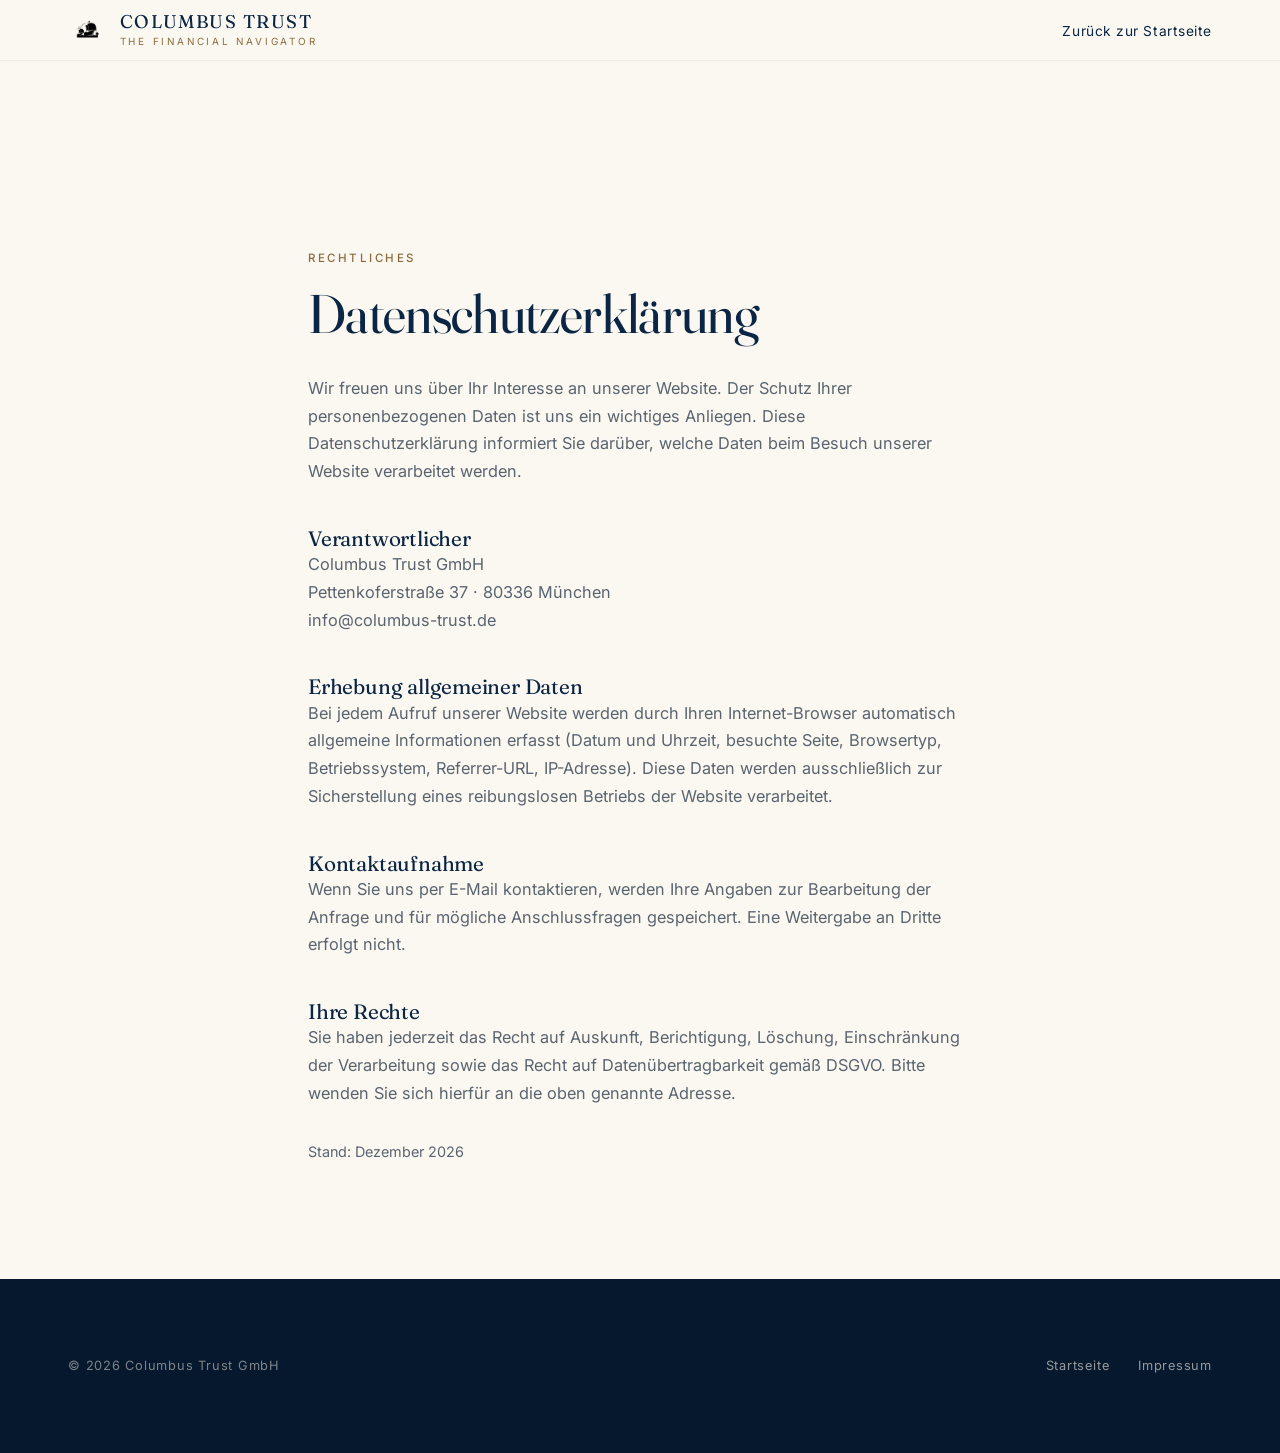
<file: datenschutz.html>
<!DOCTYPE html>
<html lang="de">
<head>
  <meta charset="UTF-8" />
  <meta name="viewport" content="width=device-width, initial-scale=1.0" />
  <title>Datenschutz — Columbus Trust</title>
  <link rel="preconnect" href="https://fonts.googleapis.com" />
  <link rel="preconnect" href="https://fonts.gstatic.com" crossorigin />
  <link href="https://fonts.googleapis.com/css2?family=Fraunces:ital,opsz,wght@0,9..144,300;0,9..144,400;0,9..144,500;1,9..144,400&family=Inter:wght@300;400;500;600&display=swap" rel="stylesheet" />
  <link rel="icon" type="image/png" href="assets/logo.png" />
  <link rel="stylesheet" href="styles.css" />
</head>
<body>

  <header class="site-header is-scrolled">
    <div class="container nav">
      <a href="index.html" class="brand">
        <span class="brand-mark"><img src="assets/logo.png" alt="" /></span>
        <span class="brand-text">
          <span class="brand-name">Columbus Trust</span>
          <span class="brand-tag">The Financial Navigator</span>
        </span>
      </a>
      <nav>
        <ul class="nav-links">
          <li><a href="index.html">Zurück zur Startseite</a></li>
        </ul>
      </nav>
    </div>
  </header>

  <main style="padding-top: 8rem;">
    <section class="about">
      <div class="container" style="max-width: 760px;">
        <span class="eyebrow">Rechtliches</span>
        <h2 class="display" style="margin-top: 1rem; margin-bottom: 2rem;">Datenschutzerklärung</h2>

        <div class="about-body">
          <p>
            Wir freuen uns über Ihr Interesse an unserer Website. Der Schutz Ihrer personenbezogenen Daten ist uns ein wichtiges Anliegen. Diese Datenschutzerklärung informiert Sie darüber, welche Daten beim Besuch unserer Website verarbeitet werden.
          </p>

          <h3 style="margin-top: 2.5rem; font-size: 1.3rem;">Verantwortlicher</h3>
          <p>Columbus Trust GmbH<br />
          Pettenkoferstraße 37 · 80336 München<br />
          info@columbus-trust.de</p>

          <h3 style="margin-top: 2.5rem; font-size: 1.3rem;">Erhebung allgemeiner Daten</h3>
          <p>
            Bei jedem Aufruf unserer Website werden durch Ihren Internet-Browser automatisch allgemeine Informationen erfasst (Datum und Uhrzeit, besuchte Seite, Browsertyp, Betriebssystem, Referrer-URL, IP-Adresse). Diese Daten werden ausschließlich zur Sicherstellung eines reibungslosen Betriebs der Website verarbeitet.
          </p>

          <h3 style="margin-top: 2.5rem; font-size: 1.3rem;">Kontaktaufnahme</h3>
          <p>
            Wenn Sie uns per E-Mail kontaktieren, werden Ihre Angaben zur Bearbeitung der Anfrage und für mögliche Anschlussfragen gespeichert. Eine Weitergabe an Dritte erfolgt nicht.
          </p>

          <h3 style="margin-top: 2.5rem; font-size: 1.3rem;">Ihre Rechte</h3>
          <p>
            Sie haben jederzeit das Recht auf Auskunft, Berichtigung, Löschung, Einschränkung der Verarbeitung sowie das Recht auf Datenübertragbarkeit gemäß DSGVO. Bitte wenden Sie sich hierfür an die oben genannte Adresse.
          </p>

          <p style="margin-top: 2rem; color: var(--ink-muted); font-size: 0.9rem;">
            Stand: <script>document.write(new Date().toLocaleDateString('de-DE', { month: 'long', year: 'numeric' }))</script>
          </p>
        </div>
      </div>
    </section>
  </main>

  <footer class="site-footer">
    <div class="container">
      <div class="footer-bottom" style="border: none; padding: 0;">
        <div>© <script>document.write(new Date().getFullYear())</script> Columbus Trust GmbH</div>
        <div class="legal">
          <a href="index.html">Startseite</a>
          <a href="impressum.html">Impressum</a>
        </div>
      </div>
    </div>
  </footer>
</body>
</html>
</file>
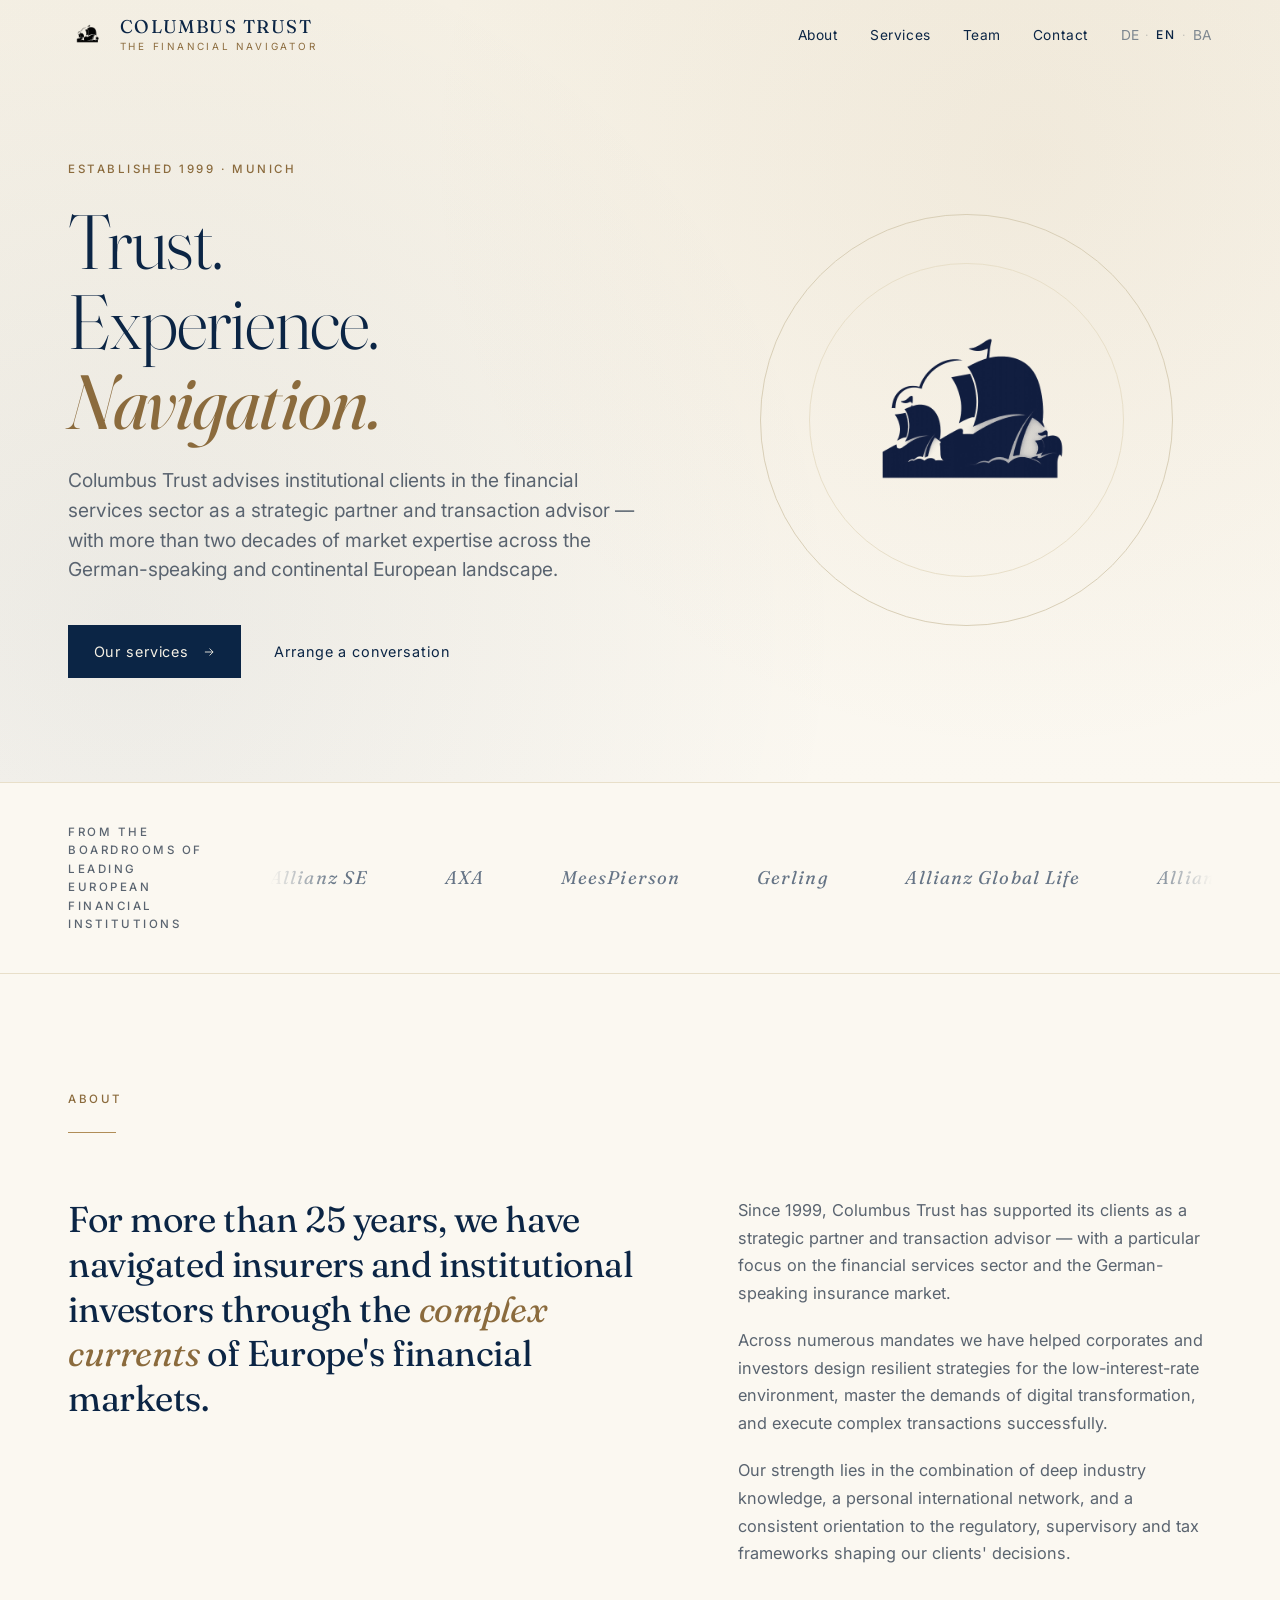
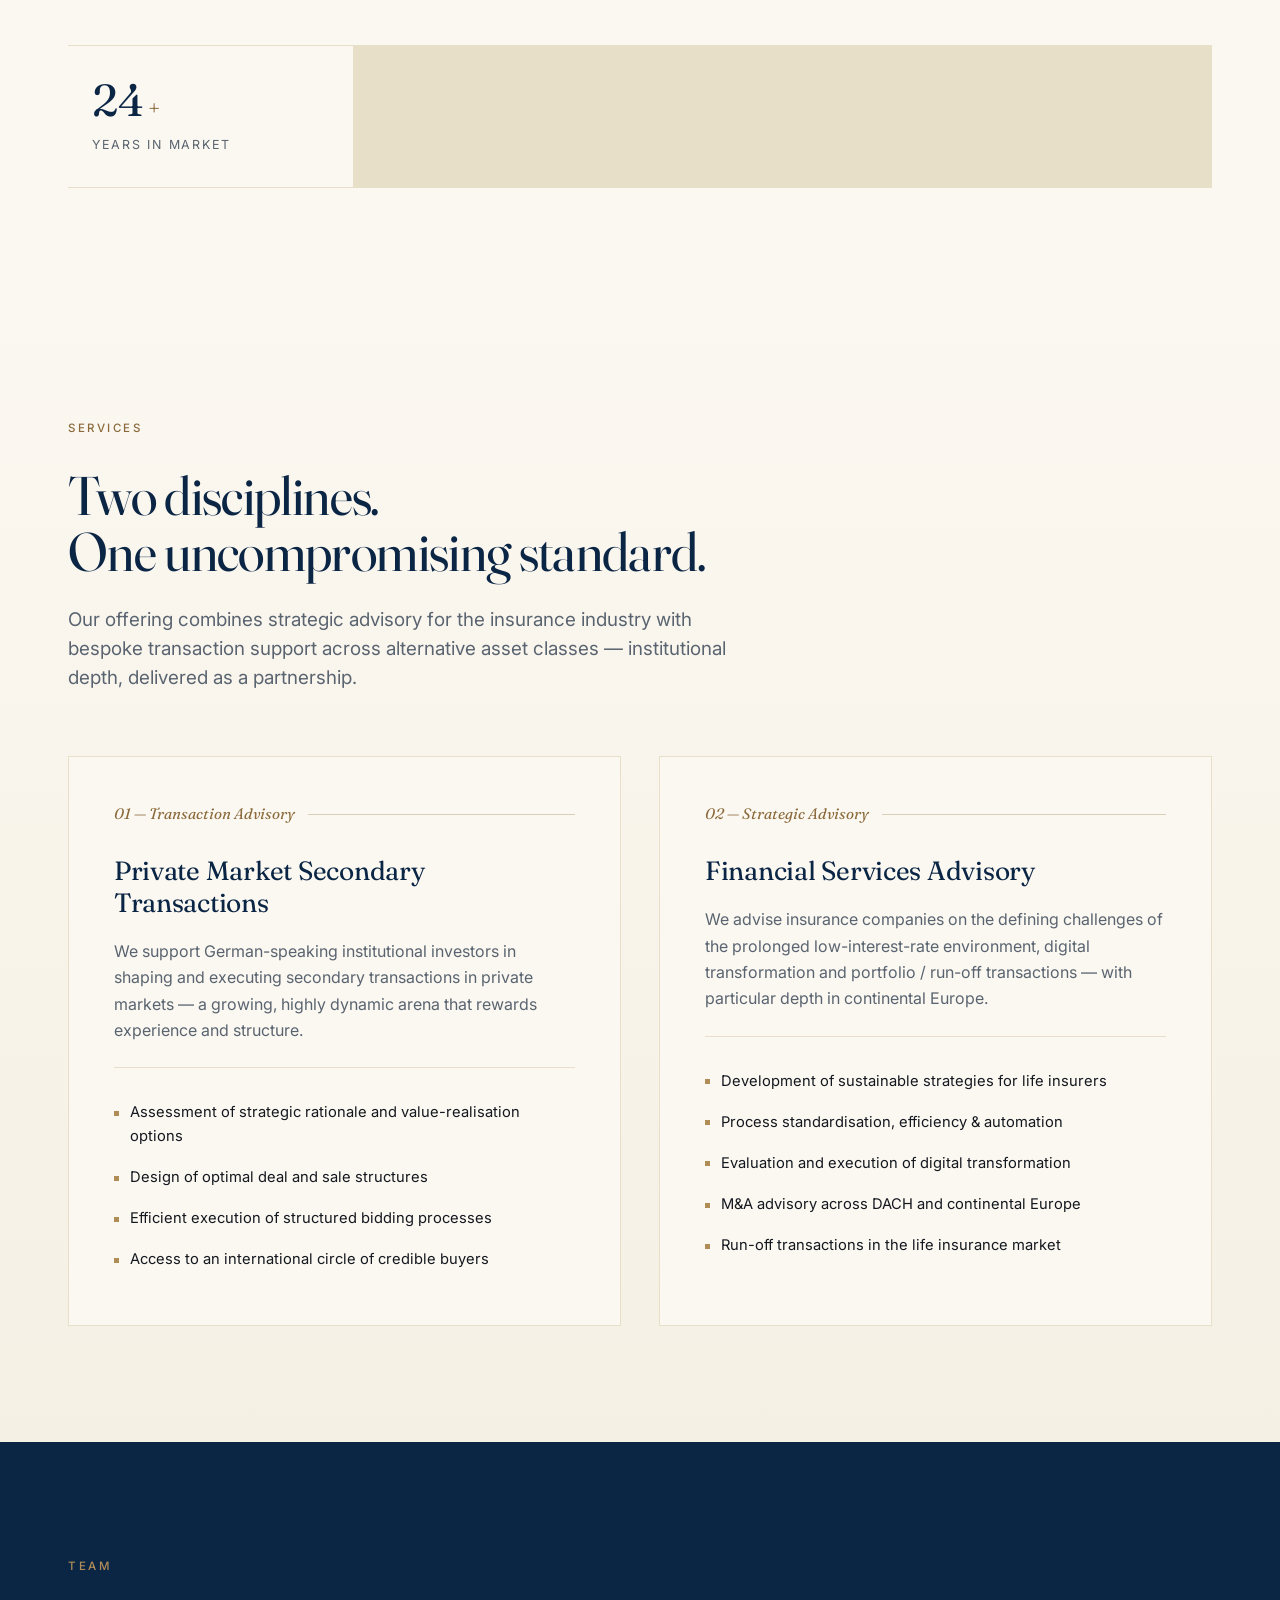
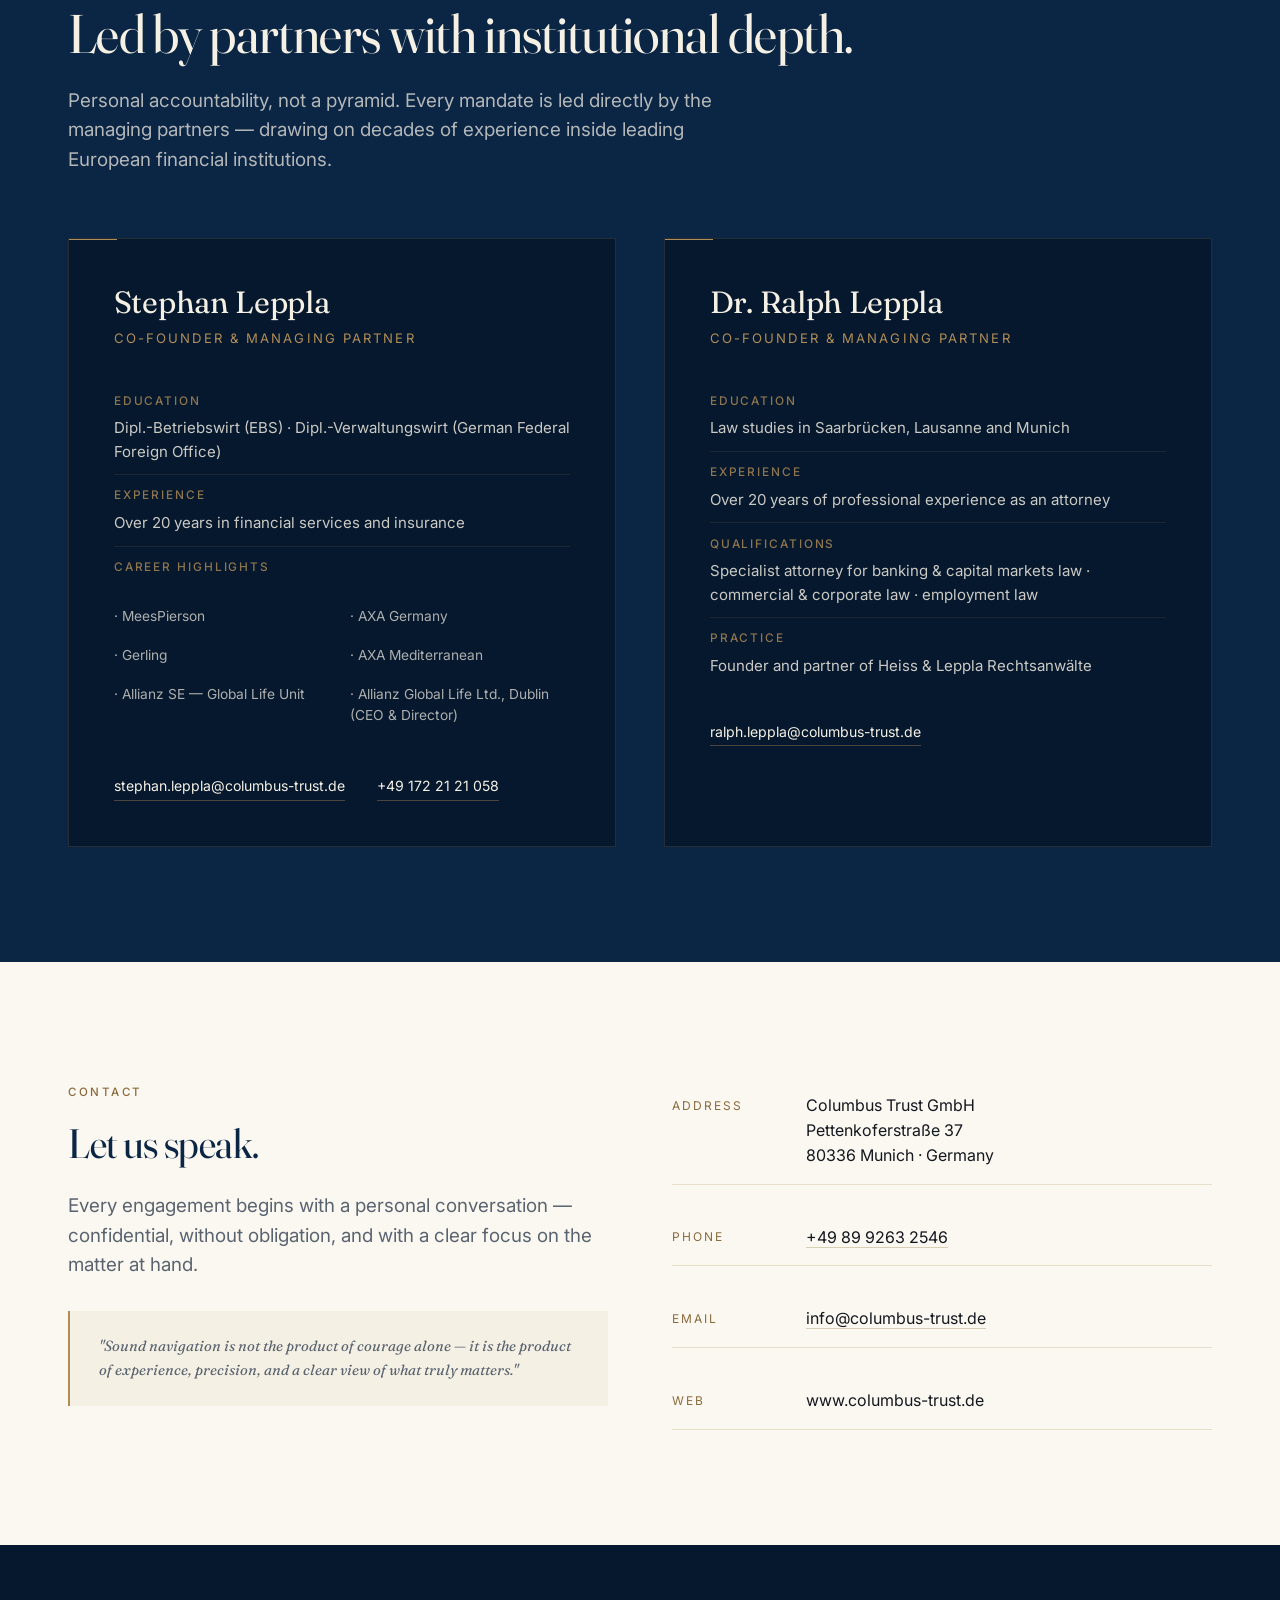
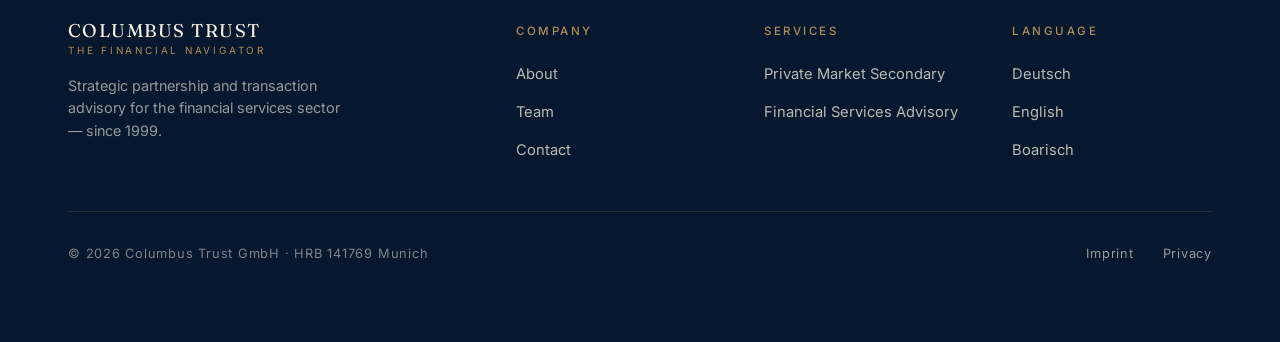
<file: en.html>
<!DOCTYPE html>
<html lang="en">
<head>
  <meta charset="UTF-8" />
  <meta name="viewport" content="width=device-width, initial-scale=1.0" />
  <title>Columbus Trust — The Financial Navigator</title>
  <meta name="description" content="Columbus Trust GmbH — Strategic partnership and transaction advisory for the financial services sector since 1999. Munich." />
  <meta name="theme-color" content="#0B2545" />

  <link rel="preconnect" href="https://fonts.googleapis.com" />
  <link rel="preconnect" href="https://fonts.gstatic.com" crossorigin />
  <link href="https://fonts.googleapis.com/css2?family=Fraunces:ital,opsz,wght@0,9..144,300;0,9..144,400;0,9..144,500;1,9..144,400&family=Inter:wght@300;400;500;600&display=swap" rel="stylesheet" />

  <link rel="icon" type="image/png" href="assets/logo.png" />
  <link rel="stylesheet" href="styles.css" />
</head>
<body>

  <header class="site-header" id="siteHeader">
    <div class="container nav">
      <a href="#top" class="brand" aria-label="Columbus Trust — Home">
        <span class="brand-mark"><img src="assets/logo.png" alt="" /></span>
        <span class="brand-text">
          <span class="brand-name">Columbus Trust</span>
          <span class="brand-tag">The Financial Navigator</span>
        </span>
      </a>

      <nav aria-label="Primary">
        <ul class="nav-links">
          <li><a href="#about">About</a></li>
          <li><a href="#services">Services</a></li>
          <li><a href="#team">Team</a></li>
          <li><a href="#contact">Contact</a></li>
          <li class="lang-switch">
            <a href="index.html">DE</a>
            <span class="sep">·</span>
            <span class="active">EN</span>
            <span class="sep">·</span>
            <a href="ba.html" title="Bavarian">BA</a>
          </li>
        </ul>
      </nav>

      <button class="nav-toggle" aria-label="Open menu" id="navToggle">
        <span></span><span></span><span></span>
      </button>
    </div>
  </header>

  <main id="top">

    <section class="hero">
      <div class="container hero-inner">
        <div class="hero-text reveal">
          <div class="eyebrow">Established 1999 · Munich</div>
          <h1 class="hero-title display">
            <span class="hero-title-line">Trust.</span>
            <span class="hero-title-line">Experience.</span>
            <span class="hero-title-line"><em>Navigation.</em></span>
          </h1>
          <p class="hero-lead">
            Columbus Trust advises institutional clients in the financial services sector as a strategic partner and transaction advisor — with more than two decades of market expertise across the German-speaking and continental European landscape.
          </p>
          <div>
            <a href="#services" class="hero-cta">Our services
              <svg width="14" height="14" viewBox="0 0 24 24" fill="none" stroke="currentColor" stroke-width="1.5"><path d="M5 12h14M13 6l6 6-6 6"/></svg>
            </a>
            <a href="#contact" class="hero-cta-secondary">Arrange a conversation</a>
          </div>
        </div>

        <div class="hero-mark reveal" aria-hidden="true">
          <img src="assets/logo.png" alt="" />
        </div>
      </div>
    </section>

    <section class="credibility">
      <div class="container">
        <div class="credibility-label">From the boardrooms of leading European financial institutions</div>
        <div class="credibility-logos">
          <div class="marquee-track">
            <span>Allianz SE</span>
            <span>AXA</span>
            <span>MeesPierson</span>
            <span>Gerling</span>
            <span>Allianz Global Life</span>
            <span aria-hidden="true">Allianz SE</span>
            <span aria-hidden="true">AXA</span>
            <span aria-hidden="true">MeesPierson</span>
            <span aria-hidden="true">Gerling</span>
            <span aria-hidden="true">Allianz Global Life</span>
          </div>
        </div>
      </div>
    </section>

    <section class="about" id="about">
      <div class="container">
        <div class="section-head reveal">
          <span class="eyebrow">About</span>
          <span class="divider"></span>
        </div>

        <div class="about-grid">
          <p class="about-statement reveal">
            For more than 25 years, we have navigated insurers and institutional investors through the <em>complex currents</em> of Europe's financial markets.
          </p>

          <div class="about-body reveal">
            <p>
              Since 1999, Columbus Trust has supported its clients as a strategic partner and transaction advisor — with a particular focus on the financial services sector and the German-speaking insurance market.
            </p>
            <p>
              Across numerous mandates we have helped corporates and investors design resilient strategies for the low-interest-rate environment, master the demands of digital transformation, and execute complex transactions successfully.
            </p>
            <p>
              Our strength lies in the combination of deep industry knowledge, a personal international network, and a consistent orientation to the regulatory, supervisory and tax frameworks shaping our clients' decisions.
            </p>
          </div>
        </div>

        <div class="stats">
          <div class="stat" data-animate="count-up" data-target="25">
            <div class="stat-num"><span class="stat-value">0</span><small>+</small></div>
            <div class="stat-label">Years in market</div>
          </div>
          <div class="stat" data-animate="count-down" data-target="1999" data-from="2026">
            <div class="stat-num"><span class="stat-value">2026</span></div>
            <div class="stat-label">Founded in Munich</div>
          </div>
          <div class="stat" data-animate="fade">
            <div class="stat-num">DACH</div>
            <div class="stat-label">Core market &amp; network</div>
          </div>
          <div class="stat" data-animate="fade">
            <div class="stat-num">M&amp;A</div>
            <div class="stat-label">Financial Services focus</div>
          </div>
        </div>
      </div>
    </section>

    <section class="services" id="services">
      <div class="container">
        <div class="section-head reveal">
          <span class="eyebrow">Services</span>
          <h2 class="display">Two disciplines.<br /> One uncompromising standard.</h2>
          <p class="lead">
            Our offering combines strategic advisory for the insurance industry with bespoke transaction support across alternative asset classes — institutional depth, delivered as a partnership.
          </p>
        </div>

        <div class="service-grid" data-stagger="220" data-stagger-child="110">
          <article class="service-card stagger-item">
            <div class="service-num stagger-child">01 — Transaction Advisory</div>
            <h3 class="stagger-child">Private Market Secondary Transactions</h3>
            <p class="stagger-child">
              We support German-speaking institutional investors in shaping and executing secondary transactions in private markets — a growing, highly dynamic arena that rewards experience and structure.
            </p>
            <ul class="service-list stagger-child">
              <li>Assessment of strategic rationale and value-realisation options</li>
              <li>Design of optimal deal and sale structures</li>
              <li>Efficient execution of structured bidding processes</li>
              <li>Access to an international circle of credible buyers</li>
            </ul>
          </article>

          <article class="service-card stagger-item">
            <div class="service-num stagger-child">02 — Strategic Advisory</div>
            <h3 class="stagger-child">Financial Services Advisory</h3>
            <p class="stagger-child">
              We advise insurance companies on the defining challenges of the prolonged low-interest-rate environment, digital transformation and portfolio / run-off transactions — with particular depth in continental Europe.
            </p>
            <ul class="service-list stagger-child">
              <li>Development of sustainable strategies for life insurers</li>
              <li>Process standardisation, efficiency &amp; automation</li>
              <li>Evaluation and execution of digital transformation</li>
              <li>M&amp;A advisory across DACH and continental Europe</li>
              <li>Run-off transactions in the life insurance market</li>
            </ul>
          </article>
        </div>
      </div>
    </section>

    <section class="team" id="team">
      <div class="container">
        <div class="section-head reveal">
          <span class="eyebrow" style="color: var(--brass);">Team</span>
          <h2 class="display">Led by partners with institutional depth.</h2>
          <p class="lead" style="color: rgba(245, 240, 228, 0.72);">
            Personal accountability, not a pyramid. Every mandate is led directly by the managing partners — drawing on decades of experience inside leading European financial institutions.
          </p>
        </div>

        <div class="team-grid" data-stagger="260" data-stagger-child="100">

          <article class="partner-card stagger-item">
            <h3 class="partner-name stagger-child">Stephan Leppla</h3>
            <div class="partner-role stagger-child">Co-Founder &amp; Managing Partner</div>

            <ul class="partner-bio stagger-child">
              <li>
                <strong>Education</strong>
                Dipl.-Betriebswirt (EBS) · Dipl.-Verwaltungswirt (German Federal Foreign Office)
              </li>
              <li>
                <strong>Experience</strong>
                Over 20 years in financial services and insurance
              </li>
              <li>
                <strong>Career highlights</strong>
                <div class="partner-history">
                  <span>· MeesPierson</span>
                  <span>· AXA Germany</span>
                  <span>· Gerling</span>
                  <span>· AXA Mediterranean</span>
                  <span>· Allianz SE — Global Life Unit</span>
                  <span>· Allianz Global Life Ltd., Dublin (CEO &amp; Director)</span>
                </div>
              </li>
            </ul>

            <div class="partner-contact stagger-child">
              <a href="mailto:stephan.leppla@columbus-trust.de">stephan.leppla@columbus-trust.de</a>
              <a href="tel:+491722121058">+49 172 21 21 058</a>
            </div>
          </article>

          <article class="partner-card stagger-item">
            <h3 class="partner-name stagger-child">Dr. Ralph Leppla</h3>
            <div class="partner-role stagger-child">Co-Founder &amp; Managing Partner</div>

            <ul class="partner-bio stagger-child">
              <li>
                <strong>Education</strong>
                Law studies in Saarbrücken, Lausanne and Munich
              </li>
              <li>
                <strong>Experience</strong>
                Over 20 years of professional experience as an attorney
              </li>
              <li>
                <strong>Qualifications</strong>
                Specialist attorney for banking &amp; capital markets law · commercial &amp; corporate law · employment law
              </li>
              <li>
                <strong>Practice</strong>
                Founder and partner of Heiss &amp; Leppla Rechtsanwälte
              </li>
            </ul>

            <div class="partner-contact stagger-child">
              <a href="mailto:ralph.leppla@columbus-trust.de">ralph.leppla@columbus-trust.de</a>
            </div>
          </article>

        </div>
      </div>
    </section>

    <section class="contact" id="contact">
      <div class="container">
        <div class="contact-grid">

          <div class="contact-block reveal">
            <span class="eyebrow">Contact</span>
            <h3 class="display" style="margin-top: 1rem;">Let us speak.</h3>
            <p class="lead" style="margin-top: 1.2rem;">
              Every engagement begins with a personal conversation — confidential, without obligation, and with a clear focus on the matter at hand.
            </p>
            <div class="contact-note" style="margin-top: 2rem;">
              "Sound navigation is not the product of courage alone — it is the product of experience, precision, and a clear view of what truly matters."
            </div>
          </div>

          <div class="contact-info reveal">
            <div class="contact-row">
              <span class="label">Address</span>
              <span class="value">
                Columbus Trust GmbH<br />
                Pettenkoferstraße 37<br />
                80336 Munich · Germany
              </span>
            </div>
            <div class="contact-row">
              <span class="label">Phone</span>
              <span class="value"><a href="tel:+498992632546">+49 89 9263 2546</a></span>
            </div>
            <div class="contact-row">
              <span class="label">Email</span>
              <span class="value"><a href="mailto:info@columbus-trust.de">info@columbus-trust.de</a></span>
            </div>
            <div class="contact-row">
              <span class="label">Web</span>
              <span class="value">www.columbus-trust.de</span>
            </div>
          </div>

        </div>
      </div>
    </section>

  </main>

  <footer class="site-footer">
    <div class="container">
      <div class="footer-grid">
        <div class="footer-brand">
          <div class="brand-text">
            <span class="brand-name">Columbus Trust</span>
            <span class="brand-tag">The Financial Navigator</span>
          </div>
          <p>Strategic partnership and transaction advisory for the financial services sector — since 1999.</p>
        </div>

        <div class="footer-col">
          <h5>Company</h5>
          <ul>
            <li><a href="#about">About</a></li>
            <li><a href="#team">Team</a></li>
            <li><a href="#contact">Contact</a></li>
          </ul>
        </div>

        <div class="footer-col">
          <h5>Services</h5>
          <ul>
            <li><a href="#services">Private Market Secondary</a></li>
            <li><a href="#services">Financial Services Advisory</a></li>
          </ul>
        </div>

        <div class="footer-col">
          <h5>Language</h5>
          <ul>
            <li><a href="index.html">Deutsch</a></li>
            <li><a href="en.html">English</a></li>
            <li><a href="ba.html">Boarisch</a></li>
          </ul>
        </div>
      </div>

      <div class="footer-bottom">
        <div>© <span id="year"></span> Columbus Trust GmbH · HRB 141769 Munich</div>
        <div class="legal">
          <a href="impressum.html">Imprint</a>
          <a href="datenschutz.html">Privacy</a>
        </div>
      </div>
    </div>
  </footer>

  <script>
    const header = document.getElementById('siteHeader');
    const onScroll = () => header.classList.toggle('is-scrolled', window.scrollY > 12);
    window.addEventListener('scroll', onScroll, { passive: true });
    onScroll();

    const navToggle = document.getElementById('navToggle');
    navToggle?.addEventListener('click', () => document.body.classList.toggle('nav-mobile-open'));
    document.querySelectorAll('.nav-links a').forEach(link => {
      link.addEventListener('click', () => document.body.classList.remove('nav-mobile-open'));
    });

    const observer = new IntersectionObserver((entries) => {
      entries.forEach(entry => {
        if (entry.isIntersecting) {
          entry.target.classList.add('is-visible');
          observer.unobserve(entry.target);
        }
      });
    }, { threshold: 0.12, rootMargin: '0px 0px -40px 0px' });
    document.querySelectorAll('.reveal').forEach(el => observer.observe(el));

    document.getElementById('year').textContent = new Date().getFullYear();

    (function() {
      const section = document.querySelector('.stats');
      if (!section) return;
      const easeOutCubic = t => 1 - Math.pow(1 - t, 3);
      const animateNumber = (el, from, to, duration) => {
        const start = performance.now();
        const tick = (now) => {
          const t = Math.min((now - start) / duration, 1);
          el.textContent = Math.round(from + (to - from) * easeOutCubic(t));
          if (t < 1) requestAnimationFrame(tick);
          else el.textContent = to;
        };
        requestAnimationFrame(tick);
      };
      const runSequence = () => {
        const stats = section.querySelectorAll('.stat');
        let delay = 0;
        stats.forEach((stat) => {
          const type = stat.dataset.animate;
          setTimeout(() => {
            stat.classList.add('is-visible');
            if (type === 'count-up') {
              animateNumber(stat.querySelector('.stat-value'), 0, parseInt(stat.dataset.target, 10), 1200);
            } else if (type === 'count-down') {
              const from = parseInt(stat.dataset.from, 10) || new Date().getFullYear();
              animateNumber(stat.querySelector('.stat-value'), from, parseInt(stat.dataset.target, 10), 2400);
            }
          }, delay);
          if (type === 'count-up') delay += 1100;
          else if (type === 'count-down') delay += 2300;
          else delay += 280;
        });
      };
      const obs = new IntersectionObserver((entries) => {
        entries.forEach((e) => {
          if (e.isIntersecting) { runSequence(); obs.unobserve(e.target); }
        });
      }, { threshold: 0.35 });
      obs.observe(section);
    })();

    requestAnimationFrame(() => {
      document.querySelectorAll('.hero-title-line').forEach((line, i) => {
        setTimeout(() => line.classList.add('is-visible'), 80 + i * 160);
      });
    });

    (function() {
      const groups = document.querySelectorAll('[data-stagger]');
      if (!groups.length) return;
      const obs = new IntersectionObserver((entries) => {
        entries.forEach((entry) => {
          if (!entry.isIntersecting) return;
          const group = entry.target;
          const itemStep = parseInt(group.dataset.stagger, 10) || 200;
          const childStep = parseInt(group.dataset.staggerChild || '0', 10);
          const items = group.querySelectorAll(':scope > .stagger-item');
          items.forEach((item, i) => {
            setTimeout(() => {
              item.classList.add('is-visible');
              if (childStep > 0) {
                item.querySelectorAll('.stagger-child').forEach((c, j) => {
                  setTimeout(() => c.classList.add('is-visible'), j * childStep);
                });
              }
            }, i * itemStep);
          });
          obs.unobserve(group);
        });
      }, { threshold: 0.18, rootMargin: '0px 0px -40px 0px' });
      groups.forEach((g) => obs.observe(g));
    })();
  </script>
</body>
</html>
</file>
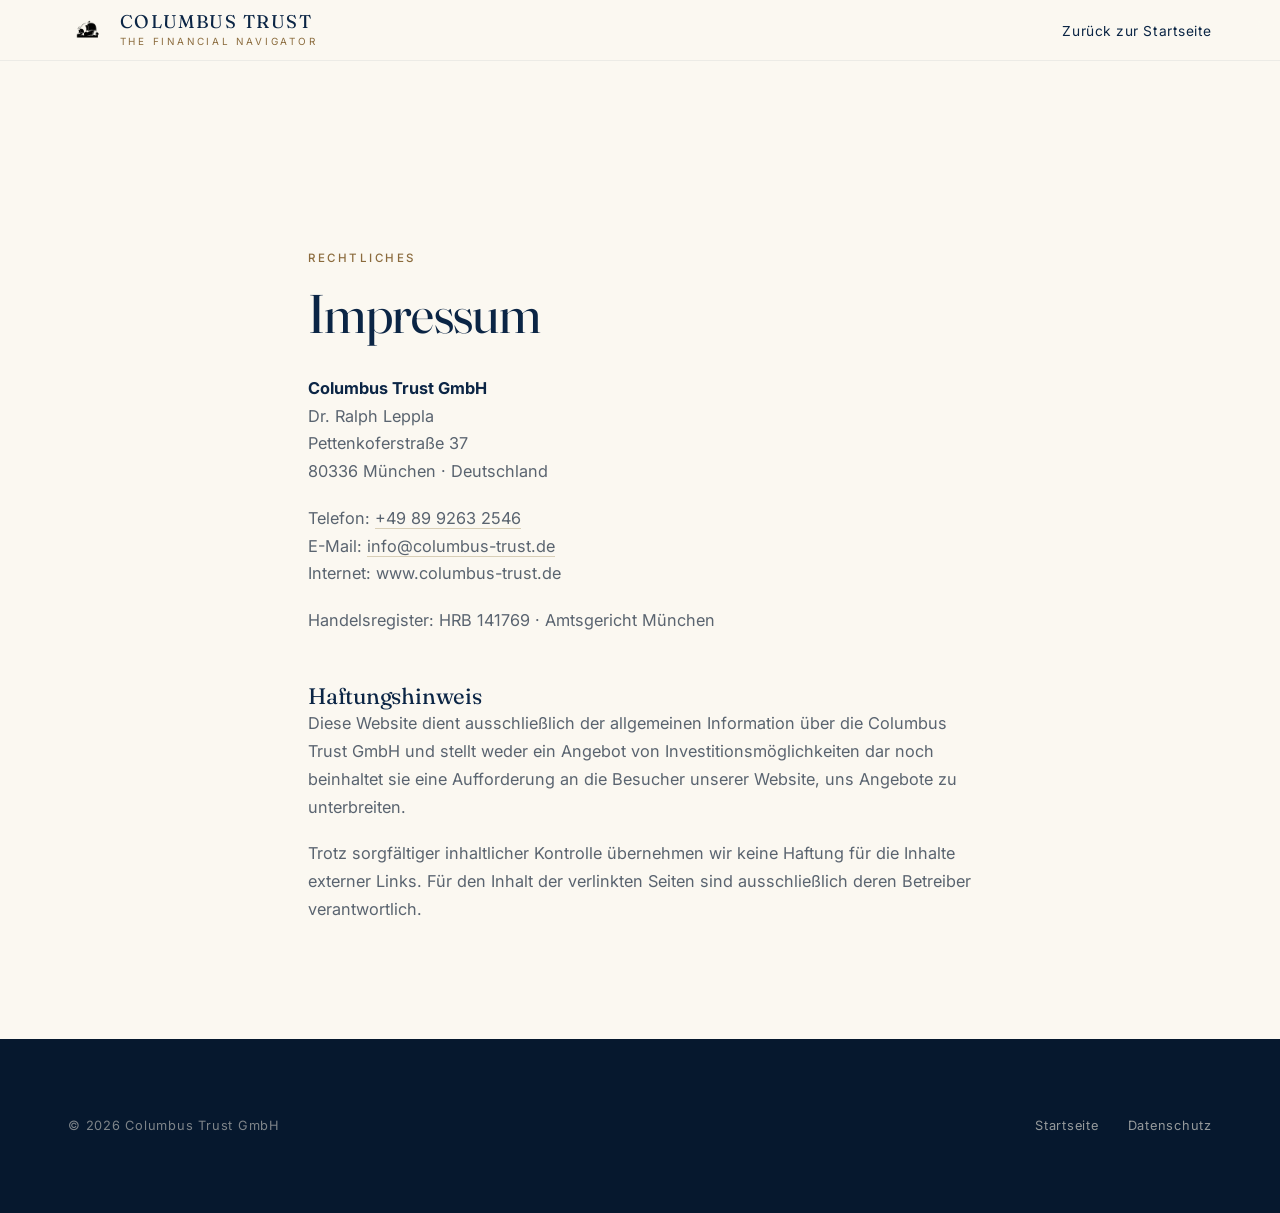
<file: impressum.html>
<!DOCTYPE html>
<html lang="de">
<head>
  <meta charset="UTF-8" />
  <meta name="viewport" content="width=device-width, initial-scale=1.0" />
  <title>Impressum — Columbus Trust</title>
  <link rel="preconnect" href="https://fonts.googleapis.com" />
  <link rel="preconnect" href="https://fonts.gstatic.com" crossorigin />
  <link href="https://fonts.googleapis.com/css2?family=Fraunces:ital,opsz,wght@0,9..144,300;0,9..144,400;0,9..144,500;1,9..144,400&family=Inter:wght@300;400;500;600&display=swap" rel="stylesheet" />
  <link rel="icon" type="image/png" href="assets/logo.png" />
  <link rel="stylesheet" href="styles.css" />
</head>
<body>

  <header class="site-header is-scrolled">
    <div class="container nav">
      <a href="index.html" class="brand">
        <span class="brand-mark"><img src="assets/logo.png" alt="" /></span>
        <span class="brand-text">
          <span class="brand-name">Columbus Trust</span>
          <span class="brand-tag">The Financial Navigator</span>
        </span>
      </a>
      <nav>
        <ul class="nav-links">
          <li><a href="index.html">Zurück zur Startseite</a></li>
        </ul>
      </nav>
    </div>
  </header>

  <main style="padding-top: 8rem;">
    <section class="about">
      <div class="container" style="max-width: 760px;">
        <span class="eyebrow">Rechtliches</span>
        <h2 class="display" style="margin-top: 1rem; margin-bottom: 2rem;">Impressum</h2>

        <div class="about-body">
          <p><strong style="color: var(--navy);">Columbus Trust GmbH</strong><br />
          Dr. Ralph Leppla<br />
          Pettenkoferstraße 37<br />
          80336 München · Deutschland</p>

          <p>
            Telefon: <a href="tel:+498992632546" style="border-bottom: 1px solid var(--line);">+49 89 9263 2546</a><br />
            E-Mail: <a href="mailto:info@columbus-trust.de" style="border-bottom: 1px solid var(--line);">info@columbus-trust.de</a><br />
            Internet: www.columbus-trust.de
          </p>

          <p>Handelsregister: HRB 141769 · Amtsgericht München</p>

          <h3 style="margin-top: 3rem; font-size: 1.4rem;">Haftungshinweis</h3>
          <p>
            Diese Website dient ausschließlich der allgemeinen Information über die Columbus Trust GmbH und stellt weder ein Angebot von Investitionsmöglichkeiten dar noch beinhaltet sie eine Aufforderung an die Besucher unserer Website, uns Angebote zu unterbreiten.
          </p>
          <p>
            Trotz sorgfältiger inhaltlicher Kontrolle übernehmen wir keine Haftung für die Inhalte externer Links. Für den Inhalt der verlinkten Seiten sind ausschließlich deren Betreiber verantwortlich.
          </p>
        </div>
      </div>
    </section>
  </main>

  <footer class="site-footer">
    <div class="container">
      <div class="footer-bottom" style="border: none; padding: 0;">
        <div>© <script>document.write(new Date().getFullYear())</script> Columbus Trust GmbH</div>
        <div class="legal">
          <a href="index.html">Startseite</a>
          <a href="datenschutz.html">Datenschutz</a>
        </div>
      </div>
    </div>
  </footer>
</body>
</html>
</file>
<file: styles.css>
/* =========================================================
   COLUMBUS TRUST — Design system
   Palette: deep navy + warm cream + restrained brass
   Typography: Fraunces (display serif) + Inter (body sans)
   ========================================================= */

:root {
  --navy:        #0B2545;
  --navy-deep:   #06182E;
  --navy-soft:   #1B3358;
  --cream:       #F5F0E4;
  --paper:       #FBF8F1;
  --paper-warm:  #F1ECDF;
  --brass:       #B08D57;
  --brass-dim:   #8B6B3D;
  --ink:         #14181F;
  --ink-muted:   #5A6470;
  --line:        #D9CFB7;
  --line-soft:   #E8DFC9;

  --serif:  "Fraunces", "EB Garamond", "Georgia", serif;
  --sans:   "Inter", -apple-system, BlinkMacSystemFont, "Segoe UI", system-ui, sans-serif;

  --maxw: 1240px;
  --gutter: clamp(1.25rem, 4vw, 3rem);

  --ease: cubic-bezier(0.22, 1, 0.36, 1);
}

* { box-sizing: border-box; margin: 0; padding: 0; }

html { scroll-behavior: smooth; }

body {
  font-family: var(--sans);
  font-size: 17px;
  line-height: 1.6;
  color: var(--ink);
  background: var(--paper);
  -webkit-font-smoothing: antialiased;
  -moz-osx-font-smoothing: grayscale;
  text-rendering: optimizeLegibility;
}

img { max-width: 100%; display: block; }

a { color: inherit; text-decoration: none; }

::selection { background: var(--navy); color: var(--cream); }

/* ---------- Typography scale ---------- */

.eyebrow {
  font-family: var(--sans);
  font-size: 0.72rem;
  font-weight: 500;
  letter-spacing: 0.22em;
  text-transform: uppercase;
  color: var(--brass-dim);
}

.display {
  font-family: var(--serif);
  font-weight: 400;
  letter-spacing: -0.012em;
  line-height: 1.04;
  color: var(--navy);
  font-variation-settings: "SOFT" 0, "WONK" 0, "opsz" 144;
}

h1, h2, h3, h4 {
  font-family: var(--serif);
  font-weight: 400;
  color: var(--navy);
  letter-spacing: -0.01em;
}

h2 { font-size: clamp(2rem, 4.5vw, 3.4rem); line-height: 1.08; }
h3 { font-size: clamp(1.35rem, 2vw, 1.7rem); line-height: 1.22; }
h4 { font-size: 1.15rem; }

p { color: var(--ink); }
p + p { margin-top: 0.9em; }

.lead {
  font-size: 1.18rem;
  line-height: 1.55;
  color: var(--ink-muted);
  max-width: 58ch;
}

/* ---------- Layout primitives ---------- */

.container {
  width: 100%;
  max-width: var(--maxw);
  margin: 0 auto;
  padding-left: var(--gutter);
  padding-right: var(--gutter);
}

section { padding-block: clamp(4.5rem, 9vw, 8rem); }

.section-head {
  display: grid;
  grid-template-columns: 1fr;
  gap: 1.5rem;
  margin-bottom: clamp(2.5rem, 5vw, 4rem);
  max-width: 880px;
}

.section-head .eyebrow + h2 { margin-top: 0.4rem; }

.divider {
  width: 48px;
  height: 1px;
  background: var(--brass);
}

/* ---------- Header ---------- */

.site-header {
  position: fixed; top: 0; left: 0; right: 0;
  z-index: 50;
  padding: 1rem 0;
  transition: background 0.35s var(--ease), backdrop-filter 0.35s var(--ease), box-shadow 0.35s var(--ease), padding 0.35s var(--ease);
}

.site-header.is-scrolled {
  background: rgba(251, 248, 241, 0.85);
  backdrop-filter: saturate(140%) blur(14px);
  -webkit-backdrop-filter: saturate(140%) blur(14px);
  box-shadow: 0 1px 0 rgba(11, 37, 69, 0.06);
  padding: 0.7rem 0;
}

.nav {
  display: flex;
  align-items: center;
  justify-content: space-between;
  gap: 2rem;
}

.brand {
  display: flex;
  align-items: center;
  gap: 0.85rem;
  color: var(--navy);
}

.brand-mark {
  width: 38px; height: 38px;
  display: grid; place-items: center;
}

.brand-mark img { width: 100%; height: auto; }

.brand-text {
  display: flex; flex-direction: column; line-height: 1;
}

.brand-name {
  font-family: var(--serif);
  font-size: 1.15rem;
  letter-spacing: 0.08em;
  text-transform: uppercase;
  color: var(--navy);
}

.brand-tag {
  font-family: var(--sans);
  font-size: 0.62rem;
  letter-spacing: 0.28em;
  text-transform: uppercase;
  color: var(--brass-dim);
  margin-top: 0.35rem;
}

.nav-links {
  display: flex;
  align-items: center;
  gap: 2rem;
  list-style: none;
}

.nav-links a {
  font-size: 0.86rem;
  letter-spacing: 0.04em;
  color: var(--navy);
  position: relative;
  padding-block: 0.25rem;
  transition: color 0.2s var(--ease);
}

.nav-links a::after {
  content: "";
  position: absolute; left: 0; right: 0; bottom: 0;
  height: 1px; background: var(--brass);
  transform: scaleX(0); transform-origin: left;
  transition: transform 0.35s var(--ease);
}

.nav-links a:hover { color: var(--brass-dim); }
.nav-links a:hover::after { transform: scaleX(1); }

.nav-cta {
  font-size: 0.84rem;
  padding: 0.6rem 1.1rem;
  border: 1px solid var(--navy);
  color: var(--navy);
  transition: background 0.25s var(--ease), color 0.25s var(--ease);
}
.nav-cta:hover { background: var(--navy); color: var(--cream); }

.lang-switch {
  font-size: 0.75rem;
  letter-spacing: 0.18em;
  text-transform: uppercase;
  color: var(--ink-muted);
  display: inline-flex;
  align-items: center;
  gap: 0.35rem;
}
.lang-switch a {
  opacity: 0.5;
  transition: opacity 0.2s var(--ease);
}
.lang-switch a:hover { opacity: 1; color: var(--brass-dim); }
.lang-switch .active { color: var(--navy); font-weight: 500; opacity: 1; }
.lang-switch .sep { opacity: 0.3; }

.nav-toggle {
  display: none;
  background: none;
  border: none;
  cursor: pointer;
  padding: 0.5rem;
}
.nav-toggle span {
  display: block; width: 22px; height: 1.5px;
  background: var(--navy); margin: 5px 0;
  transition: transform 0.3s var(--ease), opacity 0.3s var(--ease);
}

/* ---------- Hero ---------- */

.hero {
  position: relative;
  padding-top: clamp(7rem, 14vw, 10rem);
  padding-bottom: clamp(4rem, 8vw, 7rem);
  background: linear-gradient(180deg, var(--cream) 0%, var(--paper) 100%);
  overflow: hidden;
}

.hero::before {
  content: "";
  position: absolute;
  inset: 0;
  background-image:
    radial-gradient(circle at 80% 20%, rgba(176, 141, 87, 0.08), transparent 50%),
    radial-gradient(circle at 10% 80%, rgba(11, 37, 69, 0.06), transparent 55%);
  pointer-events: none;
}

.hero-inner {
  position: relative;
  display: grid;
  grid-template-columns: 1.2fr 1fr;
  gap: 4rem;
  align-items: center;
}

.hero-text .eyebrow { margin-bottom: 1.5rem; }

.hero-title {
  font-size: clamp(2.6rem, 6vw, 5.2rem);
  font-weight: 300;
  margin-bottom: 1.5rem;
}

.hero-title em {
  font-style: italic;
  color: var(--brass-dim);
  font-weight: 400;
}

.hero-lead {
  font-size: clamp(1.05rem, 1.5vw, 1.25rem);
  line-height: 1.55;
  color: var(--ink-muted);
  max-width: 50ch;
  margin-bottom: 2.5rem;
}

.hero-cta {
  display: inline-flex;
  align-items: center;
  gap: 0.8rem;
  padding: 0.95rem 1.6rem;
  background: var(--navy);
  color: var(--cream);
  font-size: 0.9rem;
  letter-spacing: 0.06em;
  transition: background 0.25s var(--ease), transform 0.25s var(--ease);
}
.hero-cta:hover { background: var(--navy-deep); transform: translateY(-1px); }
.hero-cta-secondary {
  display: inline-flex;
  align-items: center;
  gap: 0.7rem;
  padding: 0.95rem 0;
  margin-left: 1.75rem;
  color: var(--navy);
  font-size: 0.9rem;
  letter-spacing: 0.06em;
  border-bottom: 1px solid transparent;
  transition: border-color 0.25s var(--ease);
}
.hero-cta-secondary:hover { border-color: var(--brass); }

.hero-mark {
  position: relative;
  aspect-ratio: 1 / 1;
  display: grid;
  place-items: center;
}

.hero-mark::before {
  content: "";
  position: absolute;
  inset: 8%;
  border: 1px solid var(--line);
  border-radius: 50%;
}
.hero-mark::after {
  content: "";
  position: absolute;
  inset: 18%;
  border: 1px solid var(--line-soft);
  border-radius: 50%;
}

.hero-mark img {
  position: relative;
  width: 64%;
  height: auto;
  filter: brightness(0) saturate(100%) invert(11%) sepia(28%) saturate(2100%) hue-rotate(195deg) brightness(96%) contrast(102%);
  transition: transform 1.2s var(--ease);
}

/* ---------- Credibility band (horizontal marquee) ---------- */

.credibility {
  border-block: 1px solid var(--line-soft);
  padding-block: 2.5rem;
  background: var(--paper);
  overflow: hidden;
}

.credibility .container {
  display: grid;
  grid-template-columns: auto 1fr;
  gap: clamp(1.5rem, 4vw, 3rem);
  align-items: center;
}

.credibility-label {
  font-size: 0.72rem;
  font-weight: 500;
  letter-spacing: 0.22em;
  text-transform: uppercase;
  color: var(--ink-muted);
  max-width: 22ch;
  flex-shrink: 0;
}

.credibility-logos {
  overflow: hidden;
  min-width: 0;
  -webkit-mask-image: linear-gradient(to right, transparent, #000 7%, #000 93%, transparent);
  mask-image: linear-gradient(to right, transparent, #000 7%, #000 93%, transparent);
}

.marquee-track {
  display: flex;
  align-items: center;
  gap: clamp(2.5rem, 6vw, 5rem);
  width: max-content;
  animation: marquee-scroll 34s linear infinite;
  will-change: transform;
}

.marquee-track:hover { animation-play-state: paused; }

.marquee-track span {
  font-family: var(--serif);
  font-size: 1.15rem;
  letter-spacing: 0.06em;
  color: var(--navy);
  opacity: 0.62;
  font-style: italic;
  white-space: nowrap;
  flex-shrink: 0;
}

@keyframes marquee-scroll {
  from { transform: translate3d(0, 0, 0); }
  to   { transform: translate3d(-50%, 0, 0); }
}

/* ---------- About ---------- */

.about {
  background: var(--paper);
}

.about-grid {
  display: grid;
  grid-template-columns: 5fr 4fr;
  gap: clamp(2rem, 6vw, 5rem);
  align-items: start;
}

.about-statement {
  font-family: var(--serif);
  font-size: clamp(1.6rem, 2.8vw, 2.4rem);
  line-height: 1.25;
  color: var(--navy);
  letter-spacing: -0.012em;
}

.about-statement em { color: var(--brass-dim); font-style: italic; }

.about-body p {
  color: var(--ink-muted);
  font-size: 1.02rem;
  line-height: 1.7;
}

.about-body p + p { margin-top: 1.2rem; }

.stats {
  margin-top: clamp(3rem, 6vw, 5rem);
  display: grid;
  grid-template-columns: repeat(4, 1fr);
  gap: 1px;
  background: var(--line-soft);
  border-block: 1px solid var(--line-soft);
}

.stat {
  background: var(--paper);
  padding: 2rem 1.5rem;
  text-align: left;
}

.stat[data-animate] {
  opacity: 0;
  transform: translateY(10px);
  transition: opacity 0.7s var(--ease), transform 0.7s var(--ease);
}
.stat[data-animate].is-visible {
  opacity: 1;
  transform: none;
}

@media (prefers-reduced-motion: reduce) {
  .stat[data-animate] { opacity: 1; transform: none; }
  .marquee-track { animation: none; }
}

.stat-num {
  font-family: var(--serif);
  font-size: clamp(2.2rem, 3.5vw, 3rem);
  color: var(--navy);
  line-height: 1;
  display: flex;
  align-items: baseline;
  gap: 0.15rem;
}
.stat-num small { font-size: 0.5em; color: var(--brass-dim); font-weight: 400; margin-left: 0.1rem; }

.stat-label {
  font-size: 0.78rem;
  letter-spacing: 0.14em;
  text-transform: uppercase;
  color: var(--ink-muted);
  margin-top: 0.8rem;
}

/* ---------- Services ---------- */

.services {
  background: linear-gradient(180deg, var(--paper) 0%, var(--cream) 100%);
}

.service-grid {
  display: grid;
  grid-template-columns: 1fr 1fr;
  gap: clamp(1.5rem, 3vw, 2.5rem);
}

.service-card {
  background: var(--paper);
  border: 1px solid var(--line-soft);
  padding: clamp(2rem, 3.5vw, 3rem);
  position: relative;
  transition: transform 0.45s var(--ease), box-shadow 0.45s var(--ease), border-color 0.45s var(--ease);
}

.service-card:hover {
  transform: translateY(-4px);
  box-shadow: 0 24px 60px -30px rgba(11, 37, 69, 0.25);
  border-color: var(--line);
}

.service-num {
  font-family: var(--serif);
  font-style: italic;
  font-size: 0.95rem;
  color: var(--brass-dim);
  margin-bottom: 1.8rem;
  display: flex;
  align-items: center;
  gap: 0.8rem;
}
.service-num::after {
  content: "";
  flex: 1;
  height: 1px;
  background: var(--line);
}

.service-card h3 {
  font-size: 1.65rem;
  line-height: 1.2;
  margin-bottom: 1.2rem;
}

.service-card p {
  color: var(--ink-muted);
  font-size: 1rem;
  line-height: 1.65;
  margin-bottom: 1.5rem;
}

.service-list {
  list-style: none;
  margin-top: 1.5rem;
  border-top: 1px solid var(--line-soft);
  padding-top: 1.5rem;
}

.service-list li {
  padding: 0.55rem 0;
  font-size: 0.92rem;
  color: var(--ink);
  display: flex;
  align-items: flex-start;
  gap: 0.7rem;
}

.service-list li::before {
  content: "";
  flex: 0 0 5px;
  width: 5px; height: 5px;
  background: var(--brass);
  margin-top: 0.6rem;
}

/* ---------- Team ---------- */

.team {
  background: var(--navy);
  color: var(--cream);
}

.team .eyebrow { color: var(--brass); }
.team h2 { color: var(--cream); }
.team .section-head p { color: rgba(245, 240, 228, 0.7); }

.team-grid {
  display: grid;
  grid-template-columns: 1fr 1fr;
  gap: clamp(1.5rem, 4vw, 3rem);
}

.partner-card {
  background: var(--navy-deep);
  border: 1px solid rgba(176, 141, 87, 0.18);
  padding: clamp(2rem, 3.5vw, 3rem);
  position: relative;
  overflow: hidden;
  transition: transform 0.45s var(--ease), box-shadow 0.45s var(--ease), border-color 0.45s var(--ease);
}

.partner-card:hover {
  transform: translateY(-4px);
  box-shadow:
    0 28px 60px -28px rgba(0, 0, 0, 0.55),
    0 0 0 1px rgba(176, 141, 87, 0.28);
  border-color: rgba(176, 141, 87, 0.42);
}

.partner-card::before {
  content: "";
  position: absolute;
  top: 0; left: 0; width: 48px; height: 1px;
  background: var(--brass);
}

.partner-name {
  font-family: var(--serif);
  font-size: clamp(1.7rem, 2.4vw, 2.1rem);
  color: var(--cream);
  margin-bottom: 0.4rem;
  letter-spacing: -0.01em;
}

.partner-role {
  font-size: 0.82rem;
  letter-spacing: 0.16em;
  text-transform: uppercase;
  color: var(--brass);
  margin-bottom: 2rem;
}

.partner-bio {
  list-style: none;
}

.partner-bio li {
  padding: 0.7rem 0;
  border-bottom: 1px solid rgba(176, 141, 87, 0.12);
  font-size: 0.94rem;
  color: rgba(245, 240, 228, 0.82);
  line-height: 1.55;
}

.partner-bio li:last-child { border-bottom: none; }

.partner-bio strong {
  font-weight: 500;
  color: var(--cream);
  display: block;
  font-size: 0.74rem;
  letter-spacing: 0.16em;
  text-transform: uppercase;
  margin-bottom: 0.4rem;
  color: var(--brass);
  opacity: 0.8;
}

.partner-history {
  margin-top: 1.5rem;
  display: grid;
  grid-template-columns: 1fr 1fr;
  gap: 0.4rem 1rem;
}

.partner-history span {
  font-size: 0.86rem;
  color: rgba(245, 240, 228, 0.7);
  padding: 0.35rem 0;
}

.partner-contact {
  margin-top: 2rem;
  display: flex;
  flex-wrap: wrap;
  gap: 1rem 2rem;
  font-size: 0.88rem;
}

.partner-contact a {
  color: var(--cream);
  border-bottom: 1px solid rgba(176, 141, 87, 0.4);
  padding-bottom: 0.15rem;
  transition: border-color 0.25s var(--ease);
}
.partner-contact a:hover { border-color: var(--brass); }

/* ---------- Contact ---------- */

.contact {
  background: var(--paper);
}

.contact-grid {
  display: grid;
  grid-template-columns: 1fr 1fr;
  gap: clamp(2rem, 5vw, 4rem);
  align-items: start;
}

.contact-block h3 {
  font-size: clamp(2rem, 3.2vw, 2.6rem);
  margin-bottom: 1.5rem;
  line-height: 1.15;
}

.contact-info {
  display: grid;
  gap: 1.5rem;
}

.contact-row {
  display: grid;
  grid-template-columns: 110px 1fr;
  gap: 1.5rem;
  padding-block: 1rem;
  border-bottom: 1px solid var(--line-soft);
}

.contact-row .label {
  font-size: 0.75rem;
  letter-spacing: 0.16em;
  text-transform: uppercase;
  color: var(--brass-dim);
  padding-top: 0.15rem;
}

.contact-row .value {
  font-size: 1rem;
  color: var(--ink);
  line-height: 1.55;
}

.contact-row a {
  border-bottom: 1px solid var(--line);
  transition: border-color 0.25s var(--ease);
}
.contact-row a:hover { border-color: var(--brass); }

.contact-note {
  background: var(--cream);
  border-left: 2px solid var(--brass);
  padding: 1.5rem 1.8rem;
  font-size: 0.92rem;
  line-height: 1.6;
  color: var(--ink-muted);
  font-family: var(--serif);
  font-style: italic;
}

/* ---------- Footer ---------- */

.site-footer {
  background: var(--navy-deep);
  color: rgba(245, 240, 228, 0.7);
  padding-block: clamp(3rem, 6vw, 5rem);
}

.footer-grid {
  display: grid;
  grid-template-columns: 2fr 1fr 1fr 1fr;
  gap: 3rem;
  margin-bottom: 3rem;
}

.footer-brand .brand-name { color: var(--cream); }
.footer-brand .brand-tag { color: var(--brass); }
.footer-brand p {
  margin-top: 1.2rem;
  font-size: 0.9rem;
  color: rgba(245, 240, 228, 0.6);
  max-width: 32ch;
  line-height: 1.55;
}

.footer-col h5 {
  font-family: var(--sans);
  font-size: 0.72rem;
  font-weight: 500;
  letter-spacing: 0.22em;
  text-transform: uppercase;
  color: var(--brass);
  margin-bottom: 1.2rem;
}

.footer-col ul { list-style: none; display: grid; gap: 0.7rem; }
.footer-col a {
  font-size: 0.92rem;
  color: rgba(245, 240, 228, 0.75);
  transition: color 0.2s var(--ease);
}
.footer-col a:hover { color: var(--brass); }

.footer-bottom {
  display: flex;
  justify-content: space-between;
  align-items: center;
  padding-top: 2rem;
  border-top: 1px solid rgba(176, 141, 87, 0.18);
  font-size: 0.8rem;
  color: rgba(245, 240, 228, 0.5);
  letter-spacing: 0.06em;
}

.footer-bottom .legal { display: flex; gap: 1.8rem; }
.footer-bottom .legal a { color: rgba(245, 240, 228, 0.6); }
.footer-bottom .legal a:hover { color: var(--brass); }

/* ---------- Reveal animations ---------- */

.reveal {
  opacity: 0;
  transform: translateY(24px);
  transition: opacity 0.9s var(--ease), transform 0.9s var(--ease);
}
.reveal.is-visible {
  opacity: 1;
  transform: none;
}

/* Stagger system — used for service/team cards and their inner content */
.stagger-item {
  opacity: 0;
  transform: translateY(16px);
  transition: opacity 0.75s var(--ease), transform 0.75s var(--ease);
}
.stagger-item.is-visible {
  opacity: 1;
  transform: none;
}

.stagger-child {
  opacity: 0;
  transform: translateY(8px);
  transition: opacity 0.55s var(--ease), transform 0.55s var(--ease);
}
.stagger-child.is-visible {
  opacity: 1;
  transform: none;
}

/* Hero title — line-by-line reveal */
.hero-title-line {
  display: block;
  opacity: 0;
  transform: translateY(18px);
  transition: opacity 0.75s var(--ease), transform 0.75s var(--ease);
}
.hero-title-line.is-visible {
  opacity: 1;
  transform: none;
}

@media (prefers-reduced-motion: reduce) {
  .stagger-item,
  .stagger-child,
  .hero-title-line {
    opacity: 1;
    transform: none;
  }
}

/* ---------- Responsive ---------- */

@media (max-width: 960px) {
  .hero-inner {
    grid-template-columns: 1fr;
    gap: 0;
    position: relative;
  }
  .hero-mark {
    position: absolute;
    top: -8px;
    right: 0;
    width: clamp(76px, 14vw, 104px);
    height: auto;
    max-width: none;
    margin: 0;
    aspect-ratio: auto;
  }
  .hero-mark::before,
  .hero-mark::after { display: none; }
  .hero-mark img {
    width: 100%;
    height: auto;
  }

  .hero-text .eyebrow {
    padding-right: clamp(92px, 16vw, 120px);
    margin-bottom: clamp(2.25rem, 7vw, 3.25rem);
  }

  .about-grid { grid-template-columns: 1fr; gap: 2rem; }
  .stats { grid-template-columns: repeat(2, 1fr); }
  .service-grid { grid-template-columns: 1fr; }
  .team-grid { grid-template-columns: 1fr; }
  .contact-grid { grid-template-columns: 1fr; }
  .footer-grid { grid-template-columns: 1fr 1fr; gap: 2rem; }
  .footer-brand { grid-column: 1 / -1; }
}

@media (max-width: 720px) {
  .nav-links { display: none; }
  .nav-toggle { display: block; }
  .nav-mobile-open .nav-links {
    display: flex; flex-direction: column;
    position: fixed; top: 0; right: 0; bottom: 0; left: 0;
    background: var(--paper);
    padding: 6rem 2rem 2rem;
    gap: 1.5rem;
    align-items: flex-start;
    z-index: 40;
  }
  .nav-mobile-open .nav-links a { font-size: 1.2rem; font-family: var(--serif); }
  .partner-history { grid-template-columns: 1fr; }
  .footer-grid { grid-template-columns: 1fr; }
  .footer-bottom { flex-direction: column; gap: 1rem; align-items: flex-start; }
  .credibility .container { grid-template-columns: 1fr; gap: 1rem; }
  .contact-row { grid-template-columns: 1fr; gap: 0.3rem; }
}

@media (prefers-reduced-motion: reduce) {
  *, *::before, *::after {
    animation-duration: 0.01ms !important;
    transition-duration: 0.01ms !important;
  }
  .reveal { opacity: 1; transform: none; }
}
</file>
